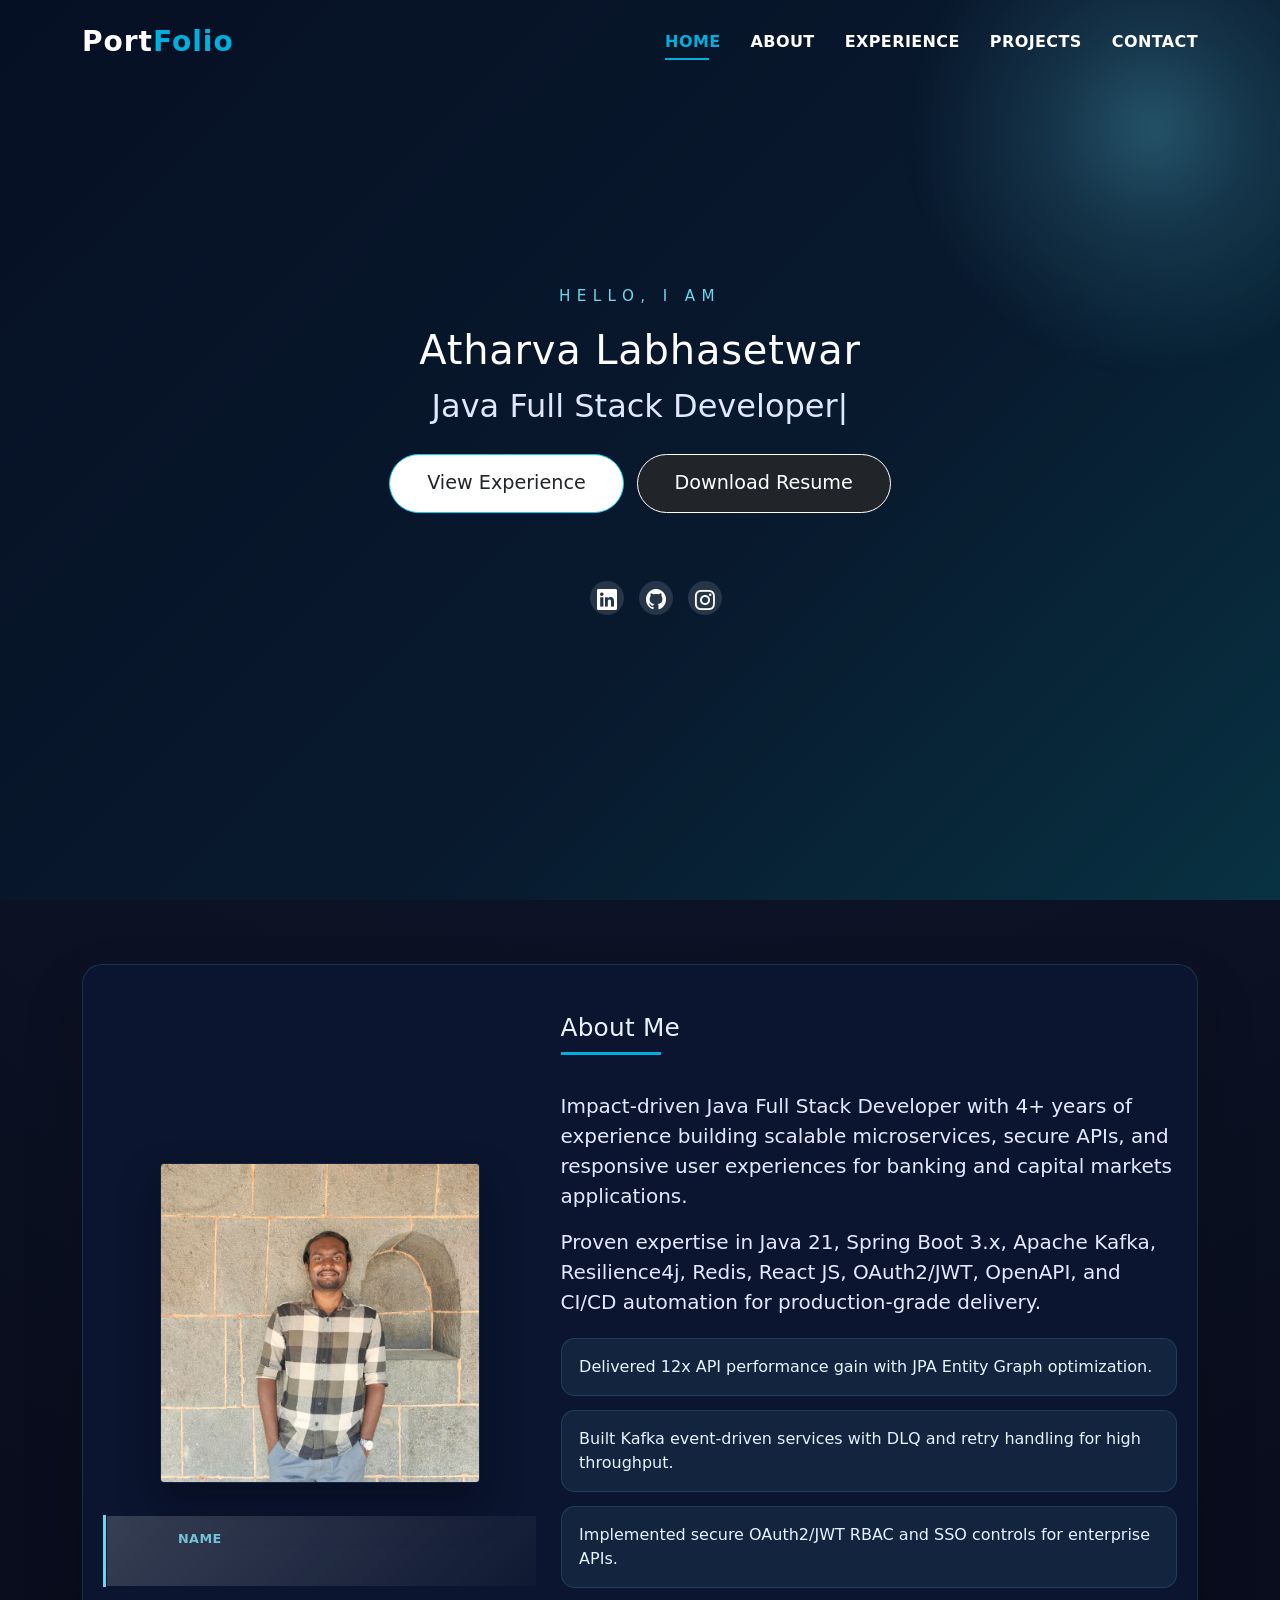
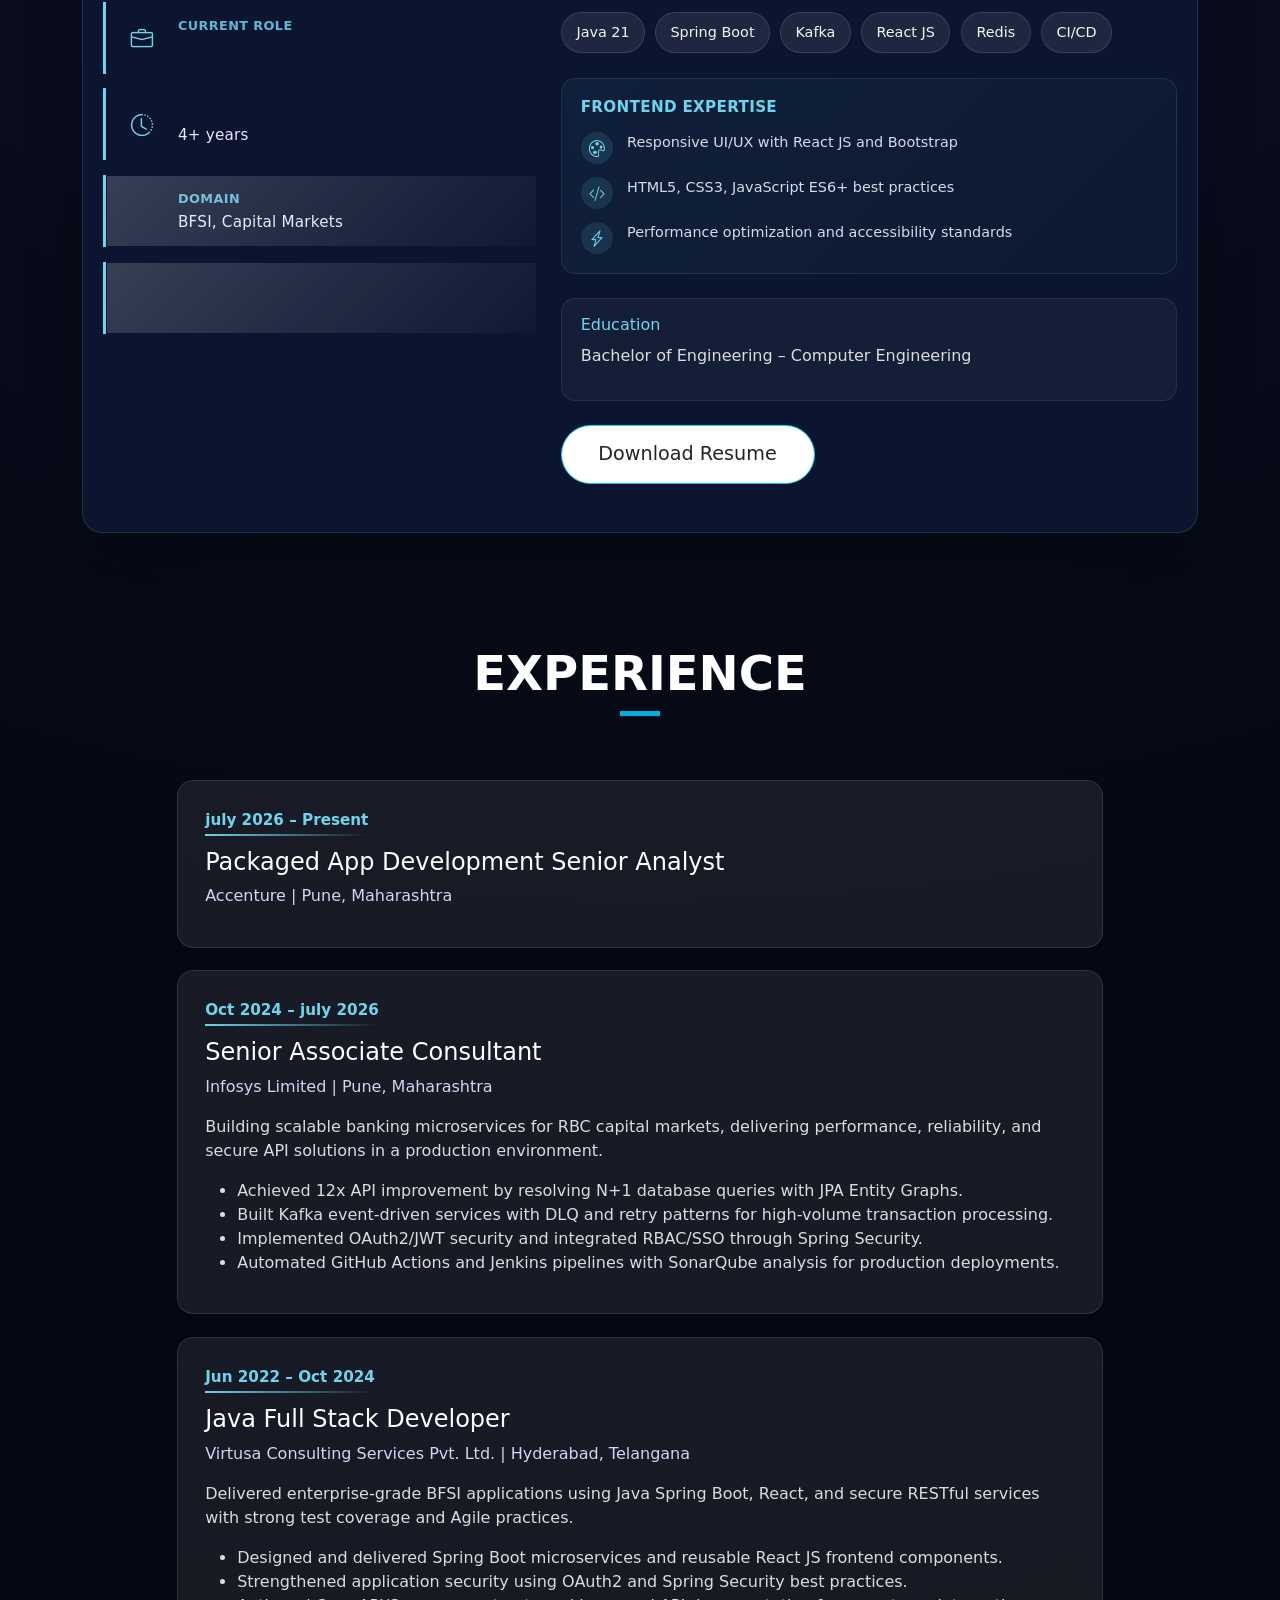
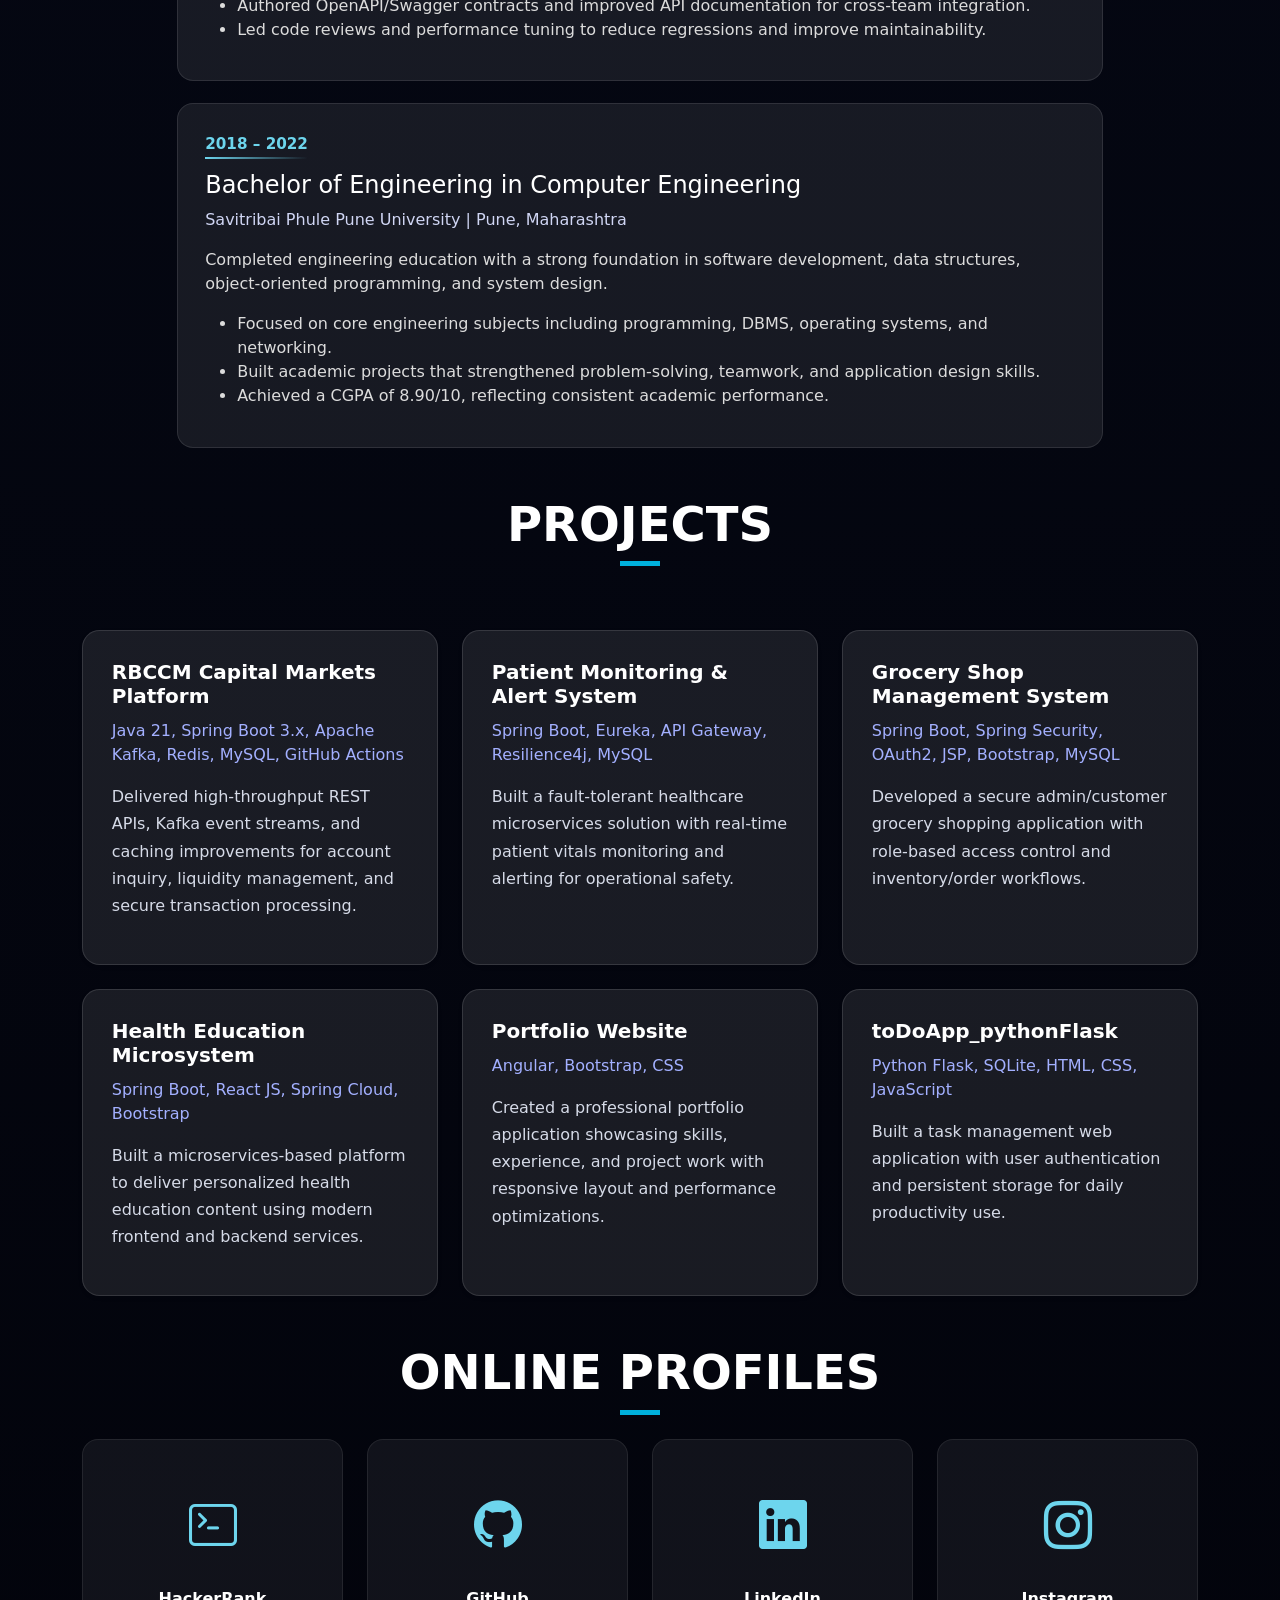
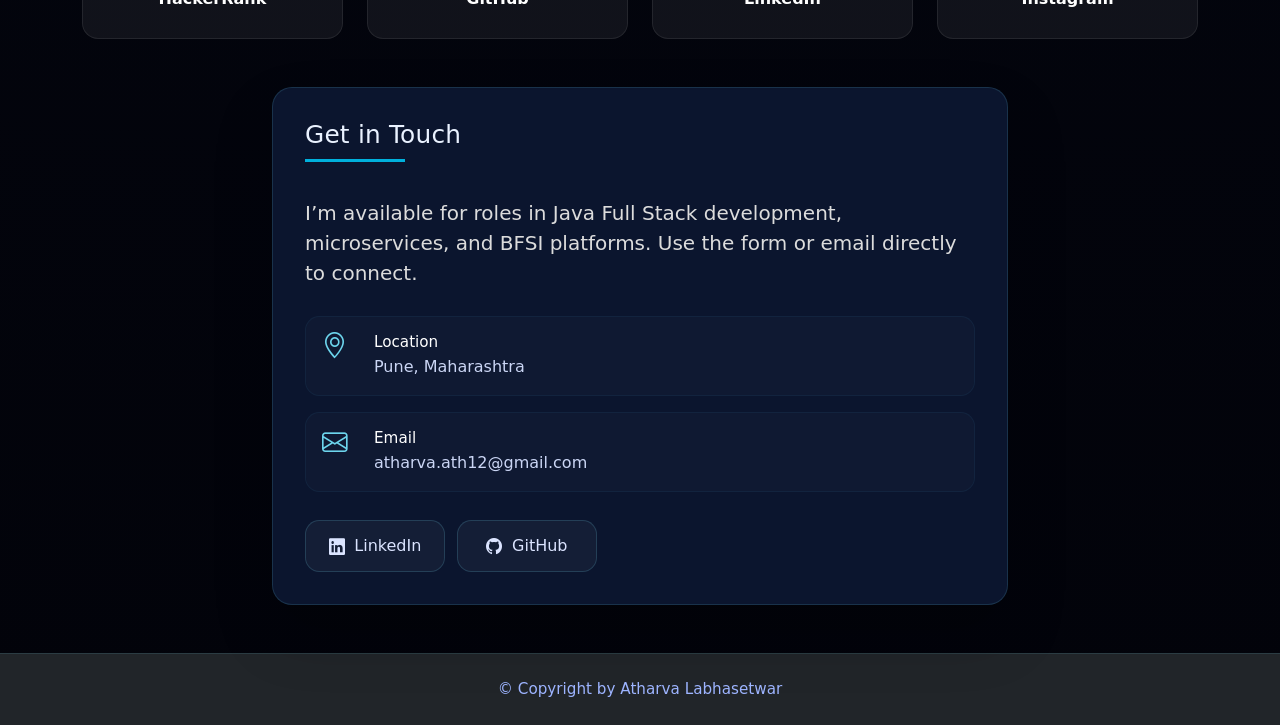
<file: index.html>
<!DOCTYPE html>
<html lang="en">

<head>
    <meta charset="utf-8">
    <meta content="width=device-width, initial-scale=1.0" name="viewport">

    <title>Atharva Labhasetwar | Java Full Stack Developer</title>
    <meta
        content="Senior Java Full Stack Developer with experience in BFSI microservices, Kafka, Spring Boot, React, and secure API design."
        name="description">
    <meta content="Java Full Stack Developer, Spring Boot, React, Microservices, BFSI, Apache Kafka, Resume, Portfolio"
        name="keywords">

    <!-- Vendor CSS Files -->
    <link href="assets/vendor/bootstrap/css/bootstrap.min.css" rel="stylesheet">
    <link href="assets/vendor/bootstrap-icons/bootstrap-icons.css" rel="stylesheet">

    <!-- Template Main CSS File -->
    <link href="assets/css/style.css" rel="stylesheet">


</head>

<body>

    <!-- ======= Header ======= -->
    <header id="header" class="fixed-top">
        <div class="container d-flex align-items-center justify-content-between">

            <h1 class="logo"><a href="index.html">Port<span>Folio</span></a></h1>

            <nav id="navbar" class="navbar">
                <ul>
                    <li><a class="nav-link scrollto active" href="#hero">Home</a></li>
                    <li><a class="nav-link scrollto" href="#about">About</a></li>
                    <li><a class="nav-link scrollto" href="#experience">Experience</a></li>
                    <li><a class="nav-link scrollto" href="#Projects">Projects</a></li>
                    <li><a class="nav-link scrollto" href="#contact">Contact</a></li>
                </ul>
                <i class="bi bi-list mobile-nav-toggle"></i>
            </nav>
            <!-- .navbar -->

        </div>
    </header>
    <!-- End Header -->

    <!-- ======= Hero Section ======= -->
    <section id="hero" class="hero route hero-visual">
        <div class="overlay-itro"></div>
        <div class="hero-content display-table">
            <div class="table-cell">
                <div class="container text-center">
                    <p class="hero-pretitle">Hello, I am</p>
                    <h1 class="hero-title">Atharva Labhasetwar</h1>
                    <p class="hero-subtitle"><span class="typed"
                            data-typed-items="Java Full Stack Developer, Microservices Engineer, BFSI Specialist, React JS Developer"></span>
                    </p>
                    <div class="hero-buttons mt-4">
                        <a href="#experience"
                            class="button button-rouded button-big bg-white text-dark border border-info me-2">View
                            Experience</a>
                        <a href="assets/img/Atharva_Labhasetwar_Resume.pdf" target="_blank"
                            class="button button-rouded button-big bg-dark text-white border border-white">Download
                            Resume</a>
                    </div>
                    <div class="social-icon mt-5">
                        <ul>
                            <li><a href="https://www.linkedin.com/in/atharva-labhasetwar/" target="_blank"
                                    title="LinkedIn"><i class="bi bi-linkedin"></i></a></li>
                            <li><a href="https://github.com/atharval1" target="_blank" title="GitHub"><i
                                        class="bi bi-github"></i></a></li>
                            <li><a href="https://www.instagram.com/atharva_labhasetwar/" target="_blank"
                                    title="Instagram"><i class="bi bi-instagram"></i></a></li>
                        </ul>
                    </div>
                </div>
            </div>
        </div>
    </section>
    <!-- End Hero Section -->


    <main id="main">

        <!-- ======= About Section ======= -->
        <section id="about" class="about-mf sect-pt4 route">
            <div class="container">
                <div class="row">
                    <div class="col-sm-12">
                        <div class="box-shadow-full1">
                            <div class="row align-items-center">
                                <div class="col-lg-5 mb-4 mb-lg-0">
                                    <div class="about-img text-center">
                                        <img src="assets/img/atharva.jpeg" loading="lazy" decoding="async"
                                            class="img-fluid rounded b-shadow-a profile-photo"
                                            alt="Atharva Labhasetwar">
                                    </div>
                                    <div class="about-info mt-4">
                                        <div class="info-card tilt-card">
                                            <div class="info-icon"><i class="bi bi-person-circle"></i></div>
                                            <div class="info-content">
                                                <span class="info-label">Name</span>
                                                <span class="info-value">Atharva Labhasetwar</span>
                                            </div>
                                        </div>
                                        <div class="info-card tilt-card">
                                            <div class="info-icon"><i class="bi bi-briefcase"></i></div>
                                            <div class="info-content">
                                                <span class="info-label">Current Role</span>
                                                <span class="info-value">Packaged App Development Senior Analyst</span>
                                            </div>
                                        </div>
                                        <div class="info-card tilt-card">
                                            <div class="info-icon"><i class="bi bi-clock-history"></i></div>
                                            <div class="info-content">
                                                <span class="info-label">Experience</span>
                                                <span class="info-value">4+ years</span>
                                            </div>
                                        </div>
                                        <div class="info-card tilt-card">
                                            <div class="info-icon"><i class="bi bi-bank"></i></div>
                                            <div class="info-content">
                                                <span class="info-label">Domain</span>
                                                <span class="info-value">BFSI, Capital Markets</span>
                                            </div>
                                        </div>
                                        <div class="info-card tilt-card">
                                            <div class="info-icon"><i class="bi bi-mortarboard"></i></div>
                                            <div class="info-content">
                                                <span class="info-label">Education</span>
                                                <span class="info-value">B.E. Computer Engineering</span>
                                            </div>
                                        </div>
                                    </div>
                                </div>
                                <div class="col-lg-7">
                                    <div class="about-me pt-4 pt-md-0">
                                        <div class="title-box-2">
                                            <h5 class="title-left">About Me</h5>
                                        </div>
                                        <p class="lead">
                                            Impact-driven Java Full Stack Developer with 4+ years of experience
                                            building scalable microservices, secure APIs, and responsive user
                                            experiences for banking and capital markets applications.
                                        </p>
                                        <p class="lead">
                                            Proven expertise in Java 21, Spring Boot 3.x, Apache Kafka, Resilience4j,
                                            Redis, React JS, OAuth2/JWT, OpenAPI, and CI/CD automation for
                                            production-grade
                                            delivery.
                                        </p>
                                        <div class="about-highlights">
                                            <div class="highlight-item">Delivered 12x API performance gain with JPA
                                                Entity Graph optimization.</div>
                                            <div class="highlight-item">Built Kafka event-driven services with DLQ and
                                                retry handling for high throughput.</div>
                                            <div class="highlight-item">Implemented secure OAuth2/JWT RBAC and SSO
                                                controls for enterprise APIs.</div>
                                        </div>
                                        <div class="skill-list">
                                            <span class="skill-chip">Java 21</span>
                                            <span class="skill-chip">Spring Boot</span>
                                            <span class="skill-chip">Kafka</span>
                                            <span class="skill-chip">React JS</span>
                                            <span class="skill-chip">Redis</span>
                                            <span class="skill-chip">CI/CD</span>
                                        </div>
                                        <div class="frontend-expertise mt-4">
                                            <h6>Frontend Expertise</h6>
                                            <div class="expertise-grid">
                                                <div class="expertise-item">
                                                    <span class="expertise-icon"><i class="bi bi-palette"></i></span>
                                                    <span class="expertise-text">Responsive UI/UX with React JS and
                                                        Bootstrap</span>
                                                </div>
                                                <div class="expertise-item">
                                                    <span class="expertise-icon"><i class="bi bi-code-slash"></i></span>
                                                    <span class="expertise-text">HTML5, CSS3, JavaScript ES6+ best
                                                        practices</span>
                                                </div>
                                                <div class="expertise-item">
                                                    <span class="expertise-icon"><i class="bi bi-lightning"></i></span>
                                                    <span class="expertise-text">Performance optimization and
                                                        accessibility standards</span>
                                                </div>
                                            </div>
                                        </div>
                                        <div class="education-box mt-4">
                                            <h6>Education</h6>
                                            <p>Bachelor of Engineering – Computer Engineering</p>
                                        </div>
                                        <a href="assets/img/Atharva_Labhasetwar_Resume.pdf" target="_blank"
                                            class="button button-rouded button-big bg-white text-dark border border-info mt-4">Download
                                            Resume</a>
                                    </div>
                                </div>
                            </div>
                        </div>
                    </div>
                </div>
            </div>
        </section>
        <!-- End About Section -->

        <!-- ======= Experience Section ======= -->
        <section id="experience" class="experience-mf sect-pt4 route">
            <div class="container">
                <div class="row">
                    <div class="col-sm-12">
                        <div class="title-box text-center">
                            <h3 class="title-a text-white">Experience</h3>
                            <div class="line-mf"></div>
                        </div>
                    </div>
                </div>
                <div class="row justify-content-center">
                    <div class="col-lg-10">
                        <div class="timeline">
                            <div class="timeline-item">
                                <span class="timeline-date">july 2026 – Present</span>
                                <h4>Packaged App Development Senior Analyst</h4>
                                <p class="timeline-role">Accenture | Pune, Maharashtra</p>
                            </div>
                            <div class="timeline-item">
                                <span class="timeline-date">Oct 2024 – july 2026</span>
                                <h4>Senior Associate Consultant</h4>
                                <p class="timeline-role">Infosys Limited | Pune, Maharashtra</p>
                                <p>Building scalable banking microservices for RBC capital markets, delivering
                                    performance, reliability, and secure API solutions in a production environment.</p>
                                <ul>
                                    <li>Achieved 12x API improvement by resolving N+1 database queries with JPA Entity
                                        Graphs.</li>
                                    <li>Built Kafka event-driven services with DLQ and retry patterns for high-volume
                                        transaction processing.</li>
                                    <li>Implemented OAuth2/JWT security and integrated RBAC/SSO through Spring Security.
                                    </li>
                                    <li>Automated GitHub Actions and Jenkins pipelines with SonarQube analysis for
                                        production deployments.</li>
                                </ul>
                            </div>
                            <div class="timeline-item">
                                <span class="timeline-date">Jun 2022 – Oct 2024</span>
                                <h4>Java Full Stack Developer</h4>
                                <p class="timeline-role">Virtusa Consulting Services Pvt. Ltd. | Hyderabad, Telangana
                                </p>
                                <p>Delivered enterprise-grade BFSI applications using Java Spring Boot, React, and
                                    secure RESTful services with strong test coverage and Agile practices.</p>
                                <ul>
                                    <li>Designed and delivered Spring Boot microservices and reusable React JS frontend
                                        components.</li>
                                    <li>Strengthened application security using OAuth2 and Spring Security best
                                        practices.</li>
                                    <li>Authored OpenAPI/Swagger contracts and improved API documentation for cross-team
                                        integration.</li>
                                    <li>Led code reviews and performance tuning to reduce regressions and improve
                                        maintainability.</li>
                                </ul>
                            </div>
                            <div class="timeline-item">
                                <span class="timeline-date">2018 – 2022</span>
                                <h4>Bachelor of Engineering in Computer Engineering</h4>
                                <p class="timeline-role">Savitribai Phule Pune University | Pune, Maharashtra</p>
                                <p>Completed engineering education with a strong foundation in software development,
                                    data structures, object-oriented programming, and system design.</p>
                                <ul>
                                    <li>Focused on core engineering subjects including programming, DBMS, operating
                                        systems, and networking.</li>
                                    <li>Built academic projects that strengthened problem-solving, teamwork, and
                                        application design skills.</li>
                                    <li>Achieved a CGPA of 8.90/10, reflecting consistent academic performance.</li>
                                </ul>
                            </div>
                        </div>
                    </div>
                </div>
            </div>
        </section>
        <!-- End Experience Section -->

        <!-- ======= Projects Section ======= -->
        <section id="Projects" class="services-mf pt-5 route test">
            <div class="container">
                <div class="row">
                    <div class="col-sm-12">
                        <div class="title-box text-center">
                            <h3 class="title-a text-white">Projects</h3>
                            <div class="line-mf"></div>
                        </div>
                    </div>
                </div>
                <div class="row row-cols-1 row-cols-md-2 row-cols-xl-3 g-4">
                    <div class="col">
                        <div class="project-card shadow-sm">
                            <h2 class="project-title">RBCCM Capital Markets Platform</h2>
                            <p class="project-stack">Java 21, Spring Boot 3.x, Apache Kafka, Redis, MySQL, GitHub
                                Actions</p>
                            <p class="project-description">Delivered high-throughput REST APIs, Kafka event streams, and
                                caching improvements for account inquiry, liquidity management, and secure transaction
                                processing.</p>
                        </div>
                    </div>
                    <div class="col">
                        <div class="project-card shadow-sm">
                            <h2 class="project-title">Patient Monitoring & Alert System</h2>
                            <p class="project-stack">Spring Boot, Eureka, API Gateway, Resilience4j, MySQL</p>
                            <p class="project-description">Built a fault-tolerant healthcare microservices solution with
                                real-time patient vitals monitoring and alerting for operational safety.</p>
                        </div>
                    </div>
                    <div class="col">
                        <div class="project-card shadow-sm">
                            <h2 class="project-title">Grocery Shop Management System</h2>
                            <p class="project-stack">Spring Boot, Spring Security, OAuth2, JSP, Bootstrap, MySQL</p>
                            <p class="project-description">Developed a secure admin/customer grocery shopping
                                application with role-based access control and inventory/order workflows.</p>
                        </div>
                    </div>
                    <div class="col">
                        <div class="project-card shadow-sm">
                            <h2 class="project-title">Health Education Microsystem</h2>
                            <p class="project-stack">Spring Boot, React JS, Spring Cloud, Bootstrap</p>
                            <p class="project-description">Built a microservices-based platform to deliver personalized
                                health education content using modern frontend and backend services.</p>
                        </div>
                    </div>
                    <div class="col">
                        <div class="project-card shadow-sm">
                            <h2 class="project-title">Portfolio Website</h2>
                            <p class="project-stack">Angular, Bootstrap, CSS</p>
                            <p class="project-description">Created a professional portfolio application showcasing
                                skills, experience, and project work with responsive layout and performance
                                optimizations.</p>
                        </div>
                    </div>
                    <div class="col">
                        <div class="project-card shadow-sm">
                            <h2 class="project-title">toDoApp_pythonFlask</h2>
                            <p class="project-stack">Python Flask, SQLite, HTML, CSS, JavaScript</p>
                            <p class="project-description">Built a task management web application with user
                                authentication and persistent storage for daily productivity use.</p>
                        </div>
                    </div>
                </div>
            </div>
        </section>
        <!-- End Projects Section -->

        <!-- social section -->
        <section id="social" class="social-section py-5">
            <div class="container">
                <div class="title-box text-center mb-4">
                    <h3 class="title-a text-white">Online Profiles</h3>
                    <div class="line-mf"></div>
                </div>
                <div class="row g-4 justify-content-center">
                    <div class="col-6 col-sm-4 col-md-3">
                        <a class="social-card" href="https://www.hackerrank.com/Athrval" target="_blank"
                            rel="noopener noreferrer">
                            <i class="bi bi-terminal"></i>
                            <h4>HackerRank</h4>
                        </a>
                    </div>
                    <div class="col-6 col-sm-4 col-md-3">
                        <a class="social-card" href="https://github.com/atharval1" target="_blank"
                            rel="noopener noreferrer">
                            <i class="bi bi-github"></i>
                            <h4>GitHub</h4>
                        </a>
                    </div>
                    <div class="col-6 col-sm-4 col-md-3">
                        <a class="social-card" href="https://www.linkedin.com/in/atharva-labhasetwar/" target="_blank"
                            rel="noopener noreferrer">
                            <i class="bi bi-linkedin"></i>
                            <h4>LinkedIn</h4>
                        </a>
                    </div>
                    <div class="col-6 col-sm-4 col-md-3">
                        <a class="social-card" href="https://www.instagram.com/atharva_labhasetwar/" target="_blank"
                            rel="noopener noreferrer">
                            <i class="bi bi-instagram"></i>
                            <h4>Instagram</h4>
                        </a>
                    </div>
                </div>
            </div>
        </section>

        <!-- end social section -->

        <!-- ======= Contact Section ======= -->
        <section id="contact" class="contact-section sect-mt4 route">
            <div class="container">
                <div class="row justify-content-between align-items-center">
                    <div class="col-lg-8 mx-auto mb-4 mb-lg-0">
                        <div class="contact-card">
                            <div class="title-box-2">
                                <h2 class="title-left">Get in Touch</h2>
                            </div>
                            <p class="lead">I’m available for roles in Java Full Stack development, microservices, and
                                BFSI platforms. Use the form or email directly to connect.</p>
                            <div class="contact-info-grid">
                                <div class="contact-info-item">
                                    <span class="bi bi-geo-alt"></span>
                                    <div>
                                        <h6>Location</h6>
                                        <p>Pune, Maharashtra</p>
                                    </div>
                                </div>
                                <div class="contact-info-item">
                                    <span class="bi bi-envelope"></span>
                                    <div>
                                        <h6>Email</h6>
                                        <p>atharva.ath12@gmail.com</p>
                                    </div>
                                </div>
                            </div>
                            <div class="contact-follow">
                                <a href="https://www.linkedin.com/in/atharva-labhasetwar/" target="_blank"
                                    rel="noopener noreferrer" class="contact-link"><i class="bi bi-linkedin"></i>
                                    LinkedIn</a>
                                <a href="https://github.com/atharval1" target="_blank" rel="noopener noreferrer"
                                    class="contact-link"><i class="bi bi-github"></i> GitHub</a>
                            </div>


                        </div>
                    </div>
                </div>
            </div>
        </section>
        <!-- End Contact Section -->

    </main>
    <!-- End #main -->

    <!-- ======= Footer ======= -->
    <footer class="bg-dark text-white">
        <div class="container">
            <div class="row">
                <div class="col-sm-12">
                    <div class="copyright-box">
                        <p class="copyright">&copy; Copyright by Atharva Labhasetwar
                        </p>
                    </div>
                </div>
            </div>
        </div>
    </footer>
    <!-- End  Footer -->

    <div id="preloader"></div>
    <a href="#" class="back-to-top d-flex align-items-center justify-content-center"><i
            class="bi bi-arrow-up-short"></i></a>

    <!-- Vendor JS Files -->
    <script src="assets/vendor/bootstrap/js/bootstrap.bundle.min.js"></script>
    <script src="assets/vendor/typed.js/typed.min.js"></script>

    <!-- Template Main JS File -->
    <script src="assets/js/main.js"></script>

</body>

</html>
</file>
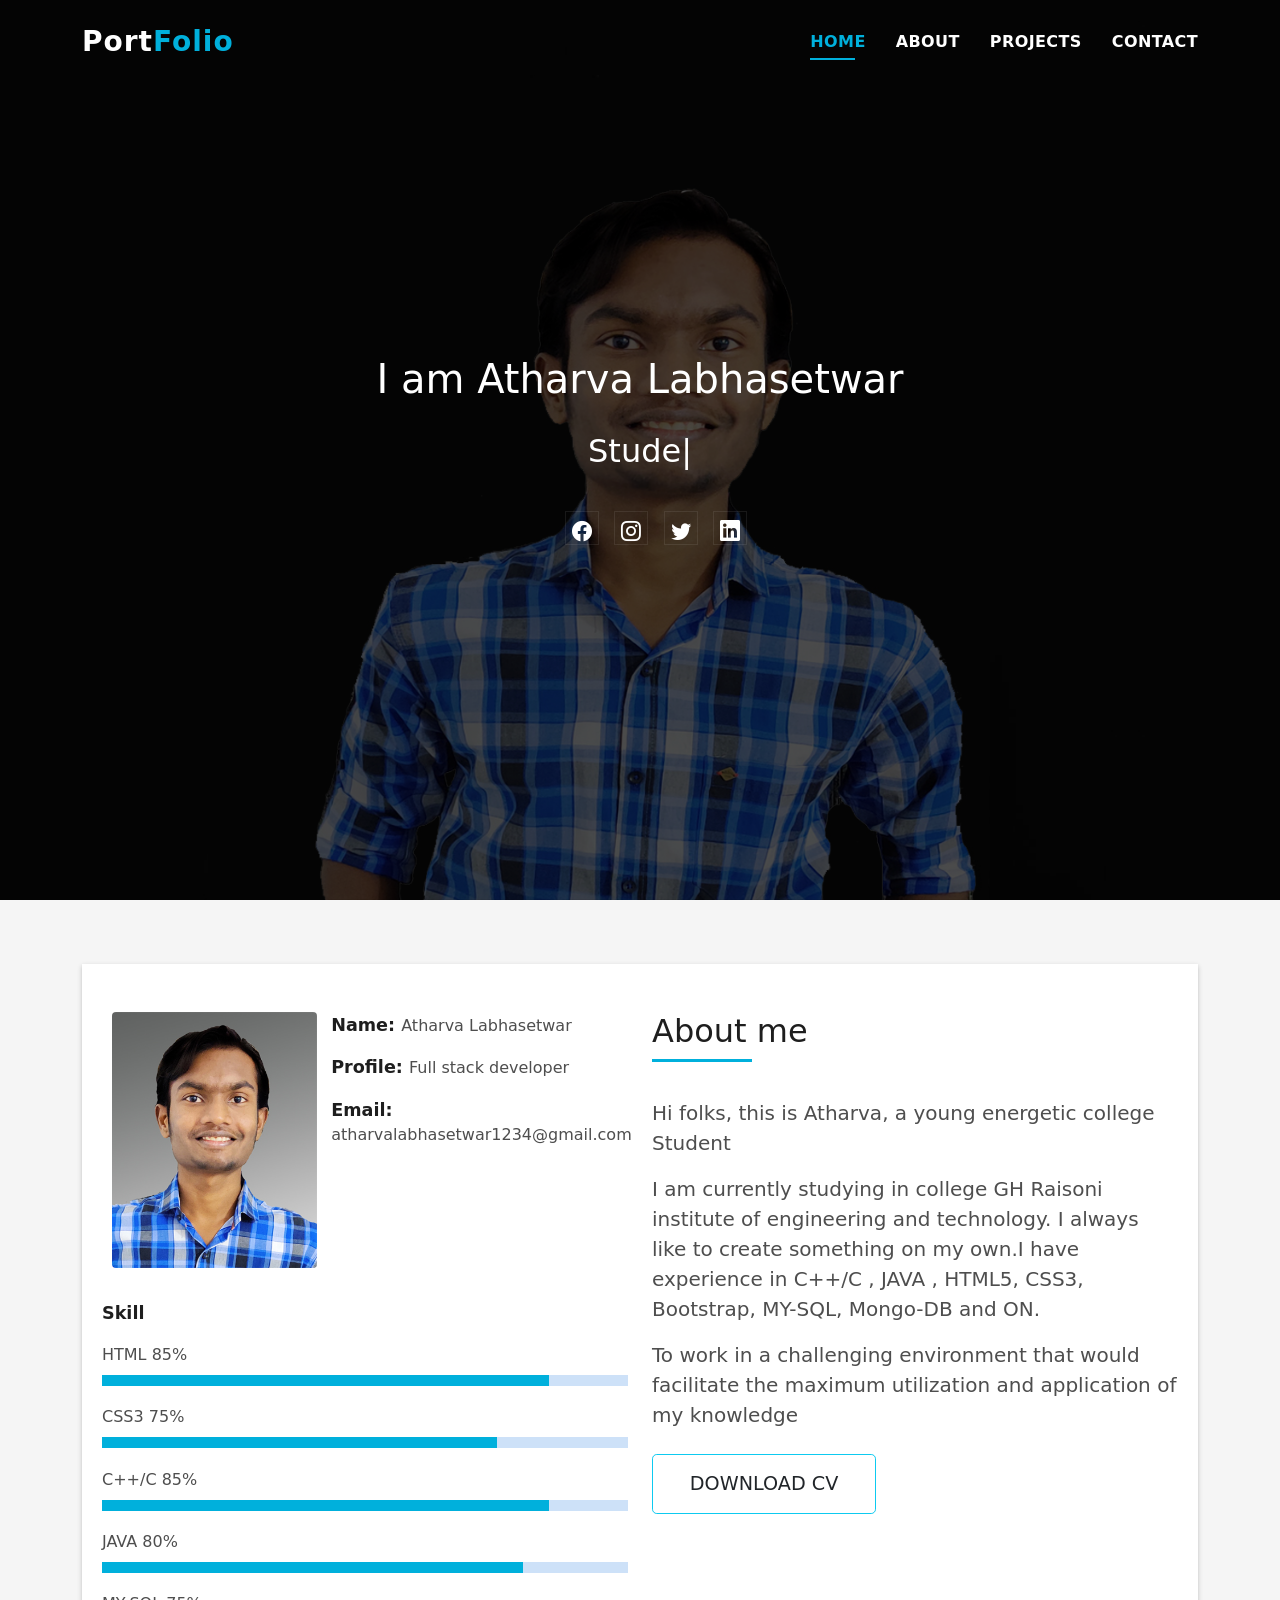
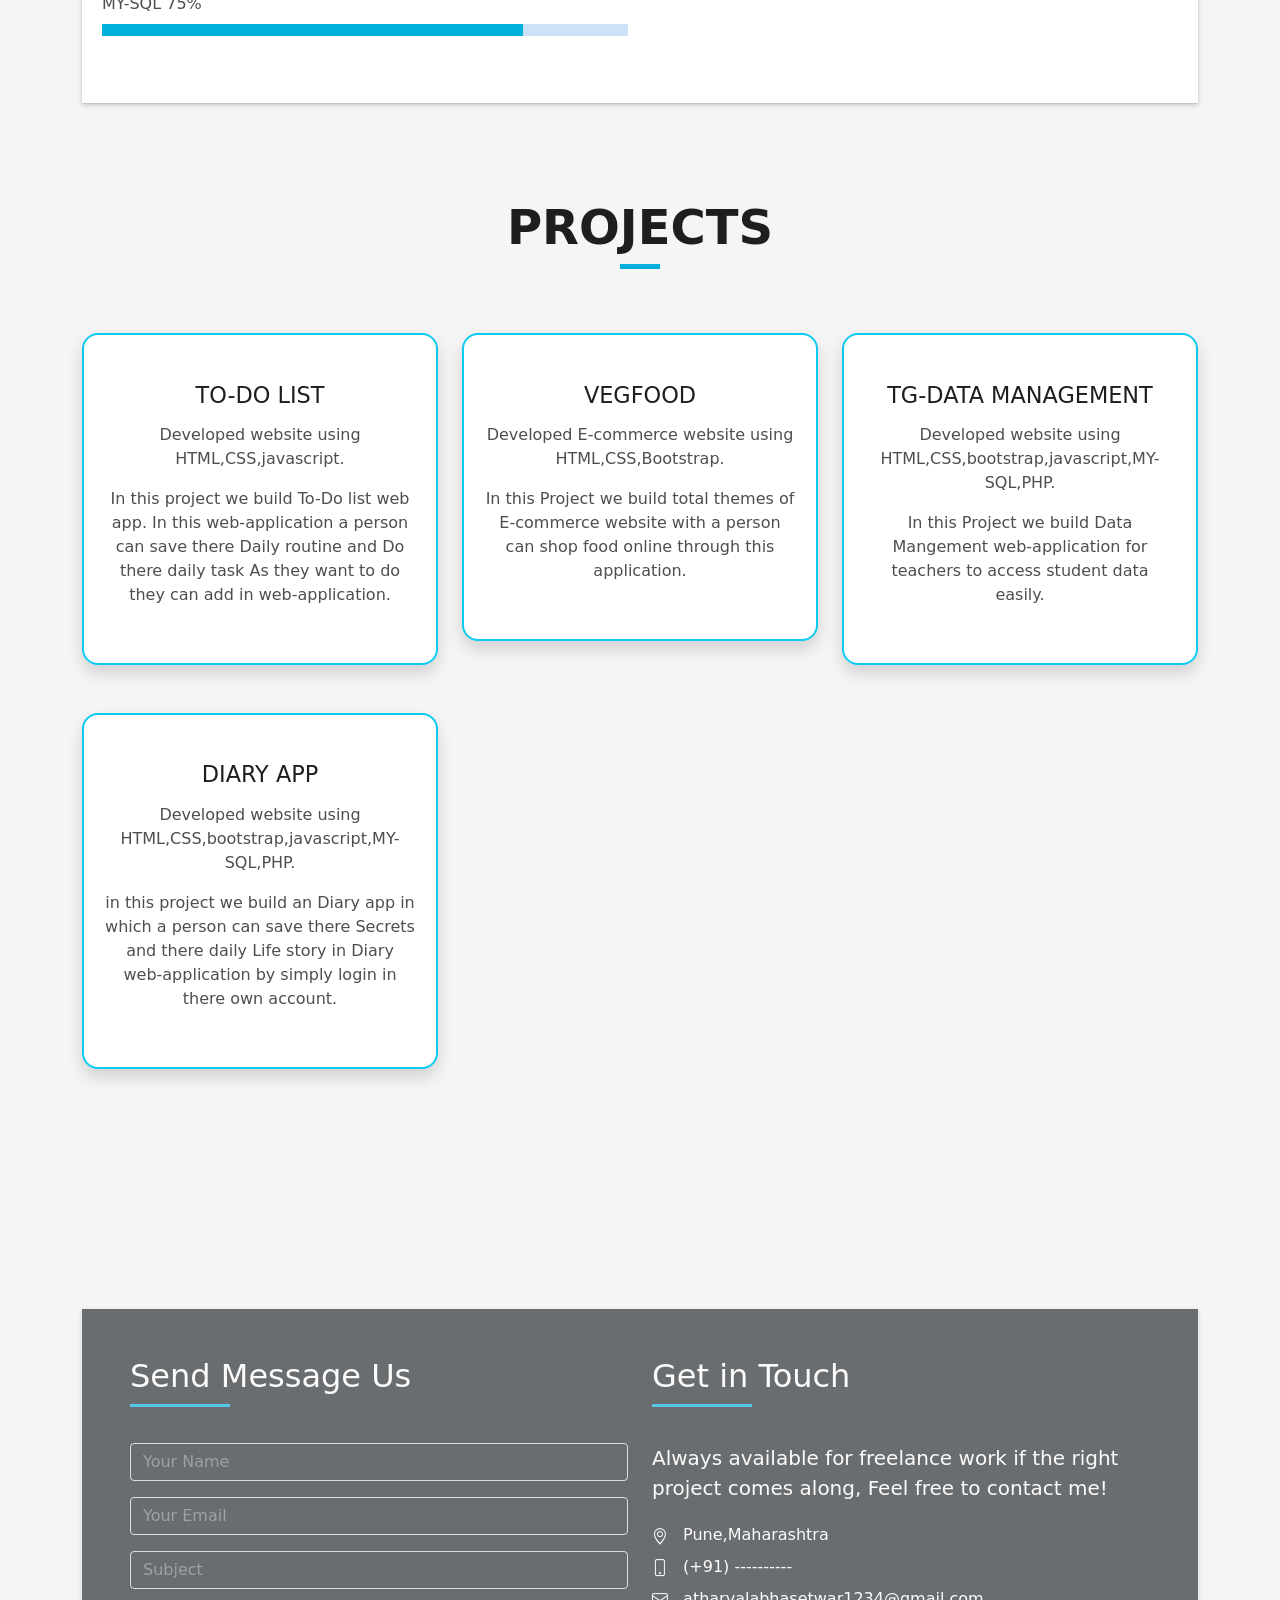
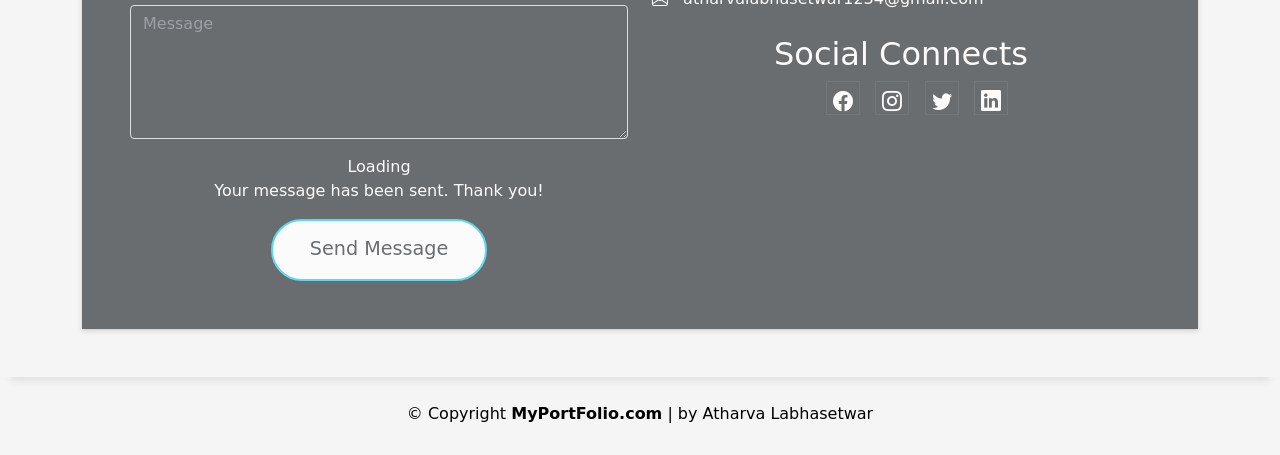
<file: portfolio/index.html>
<!DOCTYPE html>
<html lang="en">

<head>
  <meta charset="utf-8">
  <meta content="width=device-width, initial-scale=1.0" name="viewport">

  <title>MyPortFoli.com</title>
  <meta content="" name="description">
  <meta content="" name="keywords">

  <!-- Favicons -->
  <link href="assets/img/atharva1.jpg" rel="icon">

  <!-- Vendor CSS Files -->
  <link href="assets/vendor/bootstrap/css/bootstrap.min.css" rel="stylesheet">
  <link href="assets/vendor/bootstrap-icons/bootstrap-icons.css" rel="stylesheet">

  <!-- Template Main CSS File -->
  <link href="assets/css/style.css" rel="stylesheet">


</head>

<body>

  <!-- ======= Header ======= -->
  <header id="header" class="fixed-top" >
    <div class="container d-flex align-items-center justify-content-between">

      <h1 class="logo"><a href="index.html">Port<span>Folio</span></a></h1>

      <nav id="navbar" class="navbar">
        <ul>
          <li><a class="nav-link scrollto active" href="#hero">Home</a></li>
          <li><a class="nav-link scrollto" href="#about">About</a></li>
          <li><a class="nav-link scrollto" href="#Projects">Projects</a></li>
          <li><a class="nav-link scrollto" href="#contact">Contact</a></li>
        </ul>
        <i class="bi bi-list mobile-nav-toggle"></i>
      </nav>
      <!-- .navbar -->

    </div>
  </header>
  <!-- End Header -->

  <!-- ======= Hero Section ======= -->
  <div id="hero" class="hero route bg-image"style="background-image: url(assets/img/hero-atharva.jpg)">
    <div class="overlay-itro"></div>
    <div class="hero-content display-table">
      <div class="table-cell">
        <div class="container">
          <h5 class="hero-title mb-4">I am Atharva Labhasetwar</h5>
          <p class="hero-subtitle"><span class="typed" data-typed-items="Student, Web Developer, Programmer"></span></p>
         
          <div class="social-icon">
            <ul>
              <li><a href="https://www.facebook.com/atharvalabhasetwar" target="_blank" title="Facebook"><i class="bi bi-facebook"></i></a></li>
              <li><a href="https://www.instagram.com/its_atharva_labhasetwar" target="_blank" title="Google Plus"><i class="bi bi-instagram"></i></a></li>
              <li><a href="https://www.twitter.com/" target="_blank" title="Facebook"><i class="bi bi-twitter"></i></a></li>
              <li><a href="https://www.linkedin.com/in/atharva-labhasetwar/" target="_blank" title="Facebook"><i class="bi bi-linkedin"></i></a></li>
            </ul>
          </div>
        </div>
      </div>
    </div>
  </div>
  <!-- End Hero Section -->

 

  <main id="main">

    <!-- ======= About Section ======= -->
    <section id="about" class="about-mf sect-pt4 route">
      <div class="container">
        <div class="row">
          <div class="col-sm-12">
            <div class="box-shadow-full1">
              <div class="row">
                <div class="col-md-6">
                  <div class="row">
                    <div class="col-sm-6 col-md-5">
                      <div class="about-img">
                        <img src="assets/img/atharva1.jpg" class="img-fluid rounded b-shadow-a" alt="">
                      </div>
                    </div>
                    <div class="col-sm-6 col-md-7">
                      <div class="about-info">
                        <p><span class="title-s">Name: </span> <span>Atharva Labhasetwar</span></p>
                        <p><span class="title-s">Profile: </span> <span>Full stack developer</span></p>
                        <p><span class="title-s">Email: </span> <span>atharvalabhasetwar1234@gmail.com</span></p>
                      </div>
                    </div>
                  </div>
                  <div class="skill-mf">
                    <p class="title-s">Skill</p>
                    <span>HTML</span> <span class="pull-right">85%</span>
                    <div class="progress">
                      <div class="progress-bar" role="progressbar" style="width: 85%;" aria-valuenow="85" aria-valuemin="0" aria-valuemax="100"></div>
                    </div>
                    <span>CSS3</span> <span class="pull-right">75%</span>
                    <div class="progress">
                      <div class="progress-bar" role="progressbar" style="width: 75%" aria-valuenow="75" aria-valuemin="0" aria-valuemax="100"></div>
                    </div>
                    <span>C++/C</span> <span class="pull-right">85%</span>
                    <div class="progress">
                      <div class="progress-bar" role="progressbar" style="width: 85%" aria-valuenow="85" aria-valuemin="0" aria-valuemax="100"></div>
                    </div>
                    <span>JAVA</span> <span class="pull-right">80%</span>
                    <div class="progress">
                      <div class="progress-bar" role="progressbar" style="width: 80%" aria-valuenow="80" aria-valuemin="0" aria-valuemax="100"></div>
                    </div>
                    <span>MY-SQL</span> <span class="pull-right">75%</span>
                    <div class="progress">
                      <div class="progress-bar" role="progressbar" style="width: 80%" aria-valuenow="75" aria-valuemin="0" aria-valuemax="100"></div>
                    </div>
                  </div>
                </div>
                <div class="col-md-6">
                  <div class="about-me pt-4 pt-md-0">
                    <div class="title-box-2">
                      <h5 class="title-left">
                        About me
                      </h5>
                    </div>
                    <p class="lead">
                      Hi folks, this is <b>Atharva</b>, a young energetic college Student
                    </p>
                    <p class="lead">
                      I am currently studying in college GH Raisoni institute of engineering and technology.
                      I always like to create something on my own.I have experience in C++/C , JAVA , HTML5, CSS3, Bootstrap, MY-SQL, Mongo-DB  and ON.
                    </p>
                    <p class="lead">
                      To work in a challenging environment that would facilitate the maximum utilization and application of my knowledge
                    </p>
                  </div>
                  <a href="./assets/img/resume.pdf" class="button bg-white text-dark border border-info button-big mt-2" target="_blank" >DOWNLOAD CV</a>
                </div>
              </div>
            </div>
          </div>
        </div>
      </div>
    </section>
    <!-- End About Section -->

    <!-- ======= Projects Section ======= -->
    <section id="Projects" class="services-mf pt-5 route test">
      <div class="container">
        <div class="row">
          <div class="col-sm-12">
            <div class="title-box text-center">
              <h3 class="title-a">
                Projects
              </h3>
              <div class="line-mf"></div>
            </div>
          </div>
        </div>

        <div class="row">
          <div class="col-md-4 colum1">
            <div class="service-box shadow border border-info border-2">
              <div class="service-content">
                <h2 class="s-title">TO-DO List</h2>
                <p class="s-description text-center">
                  Developed website using HTML,CSS,javascript.
                </p>
                <p class="s-description text-center">
                  In this project we build To-Do list web app. In this web-application a person can save there Daily routine and Do there daily task As they want to do they can add in web-application. 
                </p>
              </div>
            </div>
          </div>
          <div class="col-md-4 colum1">
            <div class="service-box shadow border border-info border-2">
              <div class="service-content">
                <h2 class="s-title">VegFood</h2>
                <p class="s-description text-center">
                  Developed E-commerce website using HTML,CSS,Bootstrap.
                </p>
                <p class="s-description text-center">
                  In this Project we build total themes of E-commerce website with a person can shop food online through this application.
                </p>
              </div>
            </div>
          </div>

          <div class="col-md-4 colum1">
            <div class="service-box shadow border border-info border-2">
              <div class="service-content">
                <h2 class="s-title">TG-Data management</h2>
                <p class="s-description text-center">
                  Developed website using HTML,CSS,bootstrap,javascript,MY-SQL,PHP.
                </p>
                <p class="s-description text-center">
                  In this Project we build Data Mangement web-application for teachers to access student data easily. 
                </p>
              </div>
            </div>
          </div>

          <div class="col-md-4 colum1">
            <div class="service-box shadow border border-info border-2">
              <div class="service-content">
                <h2 class="s-title">Diary App</h2>
                <p class="s-description text-center">
                  Developed website using HTML,CSS,bootstrap,javascript,MY-SQL,PHP.
                </p>
                <p class="s-description text-center">
                    in this project we build an Diary app in which a person can save there Secrets and there daily Life story in Diary web-application by simply login in there own account.
                </p>
              </div>
            </div>
          </div>
        </div>
      </div>
    </section>
    <!-- End Projects Section -->

    

   

    <!-- ======= Contact Section ======= -->
    <section id="contact" class="paralax-mf footer-paralax bg-image sect-mt4 route" style="background-image: url(assets/img/overlay-bg.jpg)">
      <div class="container ">
        <div class="row ">
          <div class="col-sm-12">
            <div class="contact-mf">
              <div id="contact" class="box-shadow-full bg-dark text-white">
                <div class="row">
                  <div class="col-md-6">
                    <div class="title-box-2">
                      <h2 class="text-white title-left">
                        Send Message Us
                      </h2>
                    </div>
                    <div>
                      <form action="" method="post" role="form" class="">
                        <div class="row">
                          <div class="col-md-12 mb-3">
                            <div class="form-group">
                              <input type="text" name="name" class="form-control bg-dark text-white" id="name" placeholder="Your Name" required>
                            </div>
                          </div>
                          <div class="col-md-12 mb-3">
                            <div class="form-group">
                              <input type="email" class="form-control bg-dark text-white" name="email" id="email" placeholder="Your Email" required>
                            </div>
                          </div>
                          <div class="col-md-12 mb-3">
                            <div class="form-group">
                              <input type="text" class="form-control bg-dark text-white" name="subject" id="subject" placeholder="Subject" required>
                            </div>
                          </div>
                          <div class="col-md-12">
                            <div class="form-group">
                              <textarea class="form-control bg-dark text-white" name="message" rows="5" placeholder="Message" required></textarea>
                            </div>
                          </div>
                          <div class="col-md-12 text-center my-3">
                            <div class="loading">Loading</div>
                            <div class="error-message"></div>
                            <div class="sent-message">Your message has been sent. Thank you!</div>
                          </div>
                          <div class="col-md-12 text-center ">
                            <button type="submit" class="button button-big button-rouded bg-white border-info border-2 text-dark">Send Message</button>
                          </div>
                        </div>
                      </form>
                    </div>
                  </div>
                  <div class="col-md-6">
                    <div class="title-box-2 pt-4 pt-md-0">
                      <h2 class="text-white title-left">
                        Get in Touch
                      </h2>
                      
                    </div>
                    <div class="more-info">
                      <p class="lead">
                        Always available for freelance work if the right project comes along, Feel free to contact me!
                      </p>
                      <ul class="list-ico">
                        <li><span class="bi bi-geo-alt"></span> Pune,Maharashtra</li>
                        <li><span class="bi bi-phone"></span> (+91) ----------</li>
                        <li><span class="bi bi-envelope"></span> atharvalabhasetwar1234@gmail.com</li>
                      </ul>
                    </div>
                    <div class="social-icon">
                            <h2 class="text-white">Social Connects</h2>
                      <ul>
                        <li><a href="https://www.facebook.com/atharvalabhasetwar"><i class="bi bi-facebook"></i></span></a></li>
                        <li><a href="https://www.instagram.com/its_atharva_labhasetwar"><i class="bi bi-instagram"></i></span></a></li>
                        <li><a href="https://www.linkedin.com/atharva-labhasetwar"><i class="bi bi-twitter"></i></span></a></li>
                        <li><a href="https://www.linkedin.com/in/atharva-labhasetwar/"><i class="bi bi-linkedin"></i></span></a></li>
                      </ul>
                    </div>
                  </div>
                </div>
              </div>
            </div>
          </div>
        </div>
      </div>
    </section>
    <!-- End Contact Section -->

  </main>
  <!-- End #main -->

  <!-- ======= Footer ======= -->
  <footer>
    <div class="container">
      <div class="row">
        <div class="col-sm-12">
          <div class="copyright-box">
            <p class="copyright">&copy; Copyright <strong>MyPortFolio.com</strong> | by Atharva Labhasetwar</p>
          </div>
        </div>
      </div>
    </div>
  </footer><!-- End  Footer -->

  <div id="preloader"></div>
  <a href="#" class="back-to-top d-flex align-items-center justify-content-center"><i class="bi bi-arrow-up-short"></i></a>

  <!-- Vendor JS Files -->
  <script src="assets/vendor/bootstrap/js/bootstrap.bundle.min.js"></script>
  <script src="assets/vendor/typed.js/typed.min.js"></script>

  <!-- Template Main JS File -->
  <script src="assets/js/main.js"></script>

</body>

</html>
</file>
<file: assets/css/style.css>
/*--------------------------------------------------------------
# General
--------------------------------------------------------------*/
body {
    background: radial-gradient(circle at top, #11182f 0%, #050814 45%, #02030a 100%);
    color: #dcdcdc;
    font-family: 'Inter', system-ui, -apple-system, BlinkMacSystemFont, 'Segoe UI', sans-serif;
    caret-color: transparent;
    scroll-behavior: smooth;
}

h1,h2,h3,h4,h5,h6 {
    color: #ffffff;
}

a {
    color: #6dd5ed;
    text-decoration: none;
    transition: all 0.3s ease-in-out;
}

a:hover {
    color: #ffffff;
    text-decoration: none;
}

.p-r {
    position: relative;
}

.color-a {
    text-decoration: none;
    color: #0078ff;
}

.color-d {
    color: #f5f5f5;
}

.color-text-a {
    text-decoration: none;
    color: #4e4e4e;
}

.box-shadow,
.paralax-mf,
.service-box,
.work-box,
.card-blog {
    box-shadow: 0 13px 8px -10px rgba(0, 0, 0, 0.1);
}

.box-shadow-a,
.button:hover {
    text-decoration: none;
    box-shadow: 0 0 0 4px #cde1f8;
}

.display-5 {
    font-size: 2.5rem;
    font-weight: 300;
    line-height: 1.1;
}

.display-6 {
    font-size: 2rem;
    font-weight: 300;
    line-height: 1.1;
}

.avatar {
    width: 32px;
    height: 32px;
    margin-right: 4px;
    overflow: hidden;
}

.bg-image {
    background-repeat: no-repeat;
    background-attachment: fixed;
    background-size: cover;
    background-position: center center;
}

@media (max-width: 1024px) {
    .bg-image {
        background-attachment: scroll;
    }
}

.paralax-mf {
    position: relative;
    padding: 8rem 0;
}

.display-table {
    width: 100%;
    min-height: 100vh;
    display: table;
}

.table-cell {
    display: table-cell;
    vertical-align: middle;
}

.hero-pretitle {
    font-size: 0.95rem;
    letter-spacing: 0.4rem;
    text-transform: uppercase;
    color: #6dd5ed;
    margin-bottom: 1.15rem;
}

.hero-title {
    font-size: 3rem;
    font-weight: 700;
    letter-spacing: 0.02em;
}

.hero-subtitle {
    font-size: 1.5rem;
    font-weight: 400;
    color: #e0e8ff;
}

.hero-visual::after {
    content: "";
    position: absolute;
    width: 32rem;
    height: 32rem;
    right: -8rem;
    top: -8rem;
    background: radial-gradient(circle, rgba(110, 231, 255, 0.28) 0%, rgba(110, 231, 255, 0.12) 30%, transparent 68%);
    border-radius: 50%;
    filter: blur(8px);
    pointer-events: none;
    animation: floatOrb 14s ease-in-out infinite alternate;
}

.hero-buttons .button {
    min-width: 170px;
}

.tilt-card {
    position: relative;
    transform-style: preserve-3d;
    transition: transform 0.35s ease, box-shadow 0.35s ease, border-color 0.35s ease;
    will-change: transform;
}

.tilt-card::before {
    content: "";
    position: absolute;
    inset: 1px;
    border-radius: inherit;
    background: linear-gradient(135deg, rgba(255,255,255,0.18), rgba(255,255,255,0.02));
    transform: translateZ(24px);
    pointer-events: none;
}

.tilt-card:hover {
    box-shadow: 0 24px 55px rgba(59, 130, 246, 0.18);
}

.skill-list {
    display: flex;
    flex-wrap: wrap;
    gap: 0.65rem;
    margin-top: 1.5rem;
}

.skill-chip {
    display: inline-flex;
    align-items: center;
    justify-content: center;
    padding: 0.55rem 0.9rem;
    background: rgba(255,255,255,0.08);
    border: 1px solid rgba(255,255,255,0.12);
    border-radius: 999px;
    color: #f5f5f5;
    font-size: 0.9rem;
}

.timeline {
    display: grid;
    gap: 1.4rem;
}

.timeline-item {
    padding: 1.7rem 1.7rem 1.4rem;
    background: rgba(255, 255, 255, 0.08);
    border: 1px solid rgba(255, 255, 255, 0.1);
    border-radius: 1rem;
}

.timeline-date {
    display: inline-block;
    margin-bottom: 1rem;
    color: #6dd5ed;
    font-size: 0.95rem;
    font-weight: 600;
}

.timeline-role {
    color: #d0d6f4;
    margin-bottom: 1rem;
}

.project-card {
    background: rgba(255, 255, 255, 0.09);
    border: 1px solid rgba(255, 255, 255, 0.12);
    border-radius: 1.1rem;
    padding: 1.8rem;
    min-height: 100%;
    transition: transform 0.35s ease, box-shadow 0.35s ease;
}

.project-card:hover {
    transform: translateY(-8px);
    box-shadow: 0 25px 45px rgba(0, 0, 0, 0.15);
}

.project-title {
    font-size: 1.25rem;
    font-weight: 700;
    margin-bottom: 0.7rem;
    color: #ffffff;
}

.project-stack {
    color: #a3b0ff;
    margin-bottom: 1rem;
}

.project-description {
    color: #d6dbe8;
    line-height: 1.7;
}

.about-info p,
.title-box-2 h5,
.about-me .lead,
.contact-mf .more-info p,
.list-ico li,
.footer .copyright,
.info-value {
    color: #e4e9ff;
}

.about-info {
    display: grid;
    gap: 0.9rem;
}

.info-card {
    display: flex;
    align-items: center;
    gap: 1rem;
    padding: 0.85rem 1rem;
    background: transparent;
    border: none;
    border-left: 3px solid #6dd5ed;
    border-radius: 0;
    transition: all 0.3s ease;
    animation: fadeInRight 0.6s ease-out backwards;
}

.info-card:nth-child(1) { animation-delay: 0.1s; }
.info-card:nth-child(2) { animation-delay: 0.15s; }
.info-card:nth-child(3) { animation-delay: 0.2s; }
.info-card:nth-child(4) { animation-delay: 0.25s; }
.info-card:nth-child(5) { animation-delay: 0.3s; }

.info-card:hover {
    transform: translateX(5px);
    border-left-color: #00d9ff;
}

.info-icon {
    display: flex;
    align-items: center;
    justify-content: center;
    width: 2.5rem;
    height: 2.5rem;
    background: transparent;
    border: none;
    border-radius: 0;
    flex-shrink: 0;
    transition: all 0.3s ease;
    font-size: 1.4rem;
    color: #6dd5ed;
}

.info-card:hover .info-icon {
    background: transparent;
    border: none;
    transform: none;
    box-shadow: none;
}

.info-content {
    display: flex;
    flex-direction: column;
    gap: 0.2rem;
}

.info-label {
    display: block;
    font-size: 0.8rem;
    font-weight: 600;
    letter-spacing: 0.4px;
    text-transform: uppercase;
    color: #6dd5ed;
    opacity: 0.85;
}

.info-value {
    display: block;
    font-size: 0.95rem;
    font-weight: 500;
    color: #e4e9ff;
    letter-spacing: 0.2px;
}

.social-icon ul li a {
    background: rgba(255,255,255,0.12);
    border-radius: 50%;
    width: 44px;
    height: 44px;
    display: inline-flex;
    align-items: center;
    justify-content: center;
}

.social-icon ul li a:hover {
    background: #6dd5ed;
    color: #050814;
}

 .social-card {
    display: flex;
    flex-direction: column;
    align-items: center;
    justify-content: center;
    min-height: 200px;
    padding: 1.75rem;
    background: rgba(255, 255, 255, 0.06);
    border-radius: 1rem;
    border: 1px solid rgba(255, 255, 255, 0.08);
    box-shadow: none;
    transition: transform 0.25s ease, background 0.25s ease, border-color 0.25s ease;
    text-align: center;
    color: #f0f6ff;
}

.social-card:hover {
    transform: translateY(-6px);
    background: rgba(109,213,237,0.14);
    border-color: rgba(109,213,237,0.3);
}

.social-card .bi {
    font-size: 3rem;
    color: #6dd5ed;
    margin-bottom: 1rem;
    background: transparent;
    border-radius: 18px;
    padding: 1rem;
    box-shadow: none;
}

.social-card h4 {
    margin: 0;
    font-size: 1rem;
    font-weight: 600;
}

.about-highlights {
    display: grid;
    gap: 0.9rem;
    margin: 1.3rem 0 0.8rem;
}

.highlight-item {
    padding: 1rem 1.1rem;
    background: rgba(109, 213, 237, 0.08);
    border: 1px solid rgba(109, 213, 237, 0.15);
    border-radius: 0.85rem;
    color: #e6f3ff;
    line-height: 1.5;
}

.education-box {
    padding: 1rem 1.2rem;
    border-radius: 0.9rem;
    border: 1px solid rgba(255,255,255,0.08);
    background: rgba(255,255,255,0.04);
}

.education-box h6 {
    margin-bottom: 0.6rem;
    color: #6dd5ed;
}

/* Frontend Expertise Section */
.frontend-expertise {
    padding: 1.2rem 1.2rem;
    border-radius: 0.9rem;
    border: 1px solid rgba(109, 213, 237, 0.12);
    background: linear-gradient(135deg, rgba(109, 213, 237, 0.06) 0%, rgba(109, 213, 237, 0.02) 100%);
    animation: fadeInUp 0.6s ease-out 0.5s both;
}

.frontend-expertise h6 {
    margin-bottom: 1rem;
    color: #6dd5ed;
    font-size: 0.95rem;
    font-weight: 600;
    letter-spacing: 0.3px;
    text-transform: uppercase;
}

.expertise-grid {
    display: grid;
    gap: 0.8rem;
}

.expertise-item {
    display: flex;
    align-items: flex-start;
    gap: 0.9rem;
    animation: slideInFromLeft 0.5s ease-out backwards;
}

.expertise-item:nth-child(1) { animation-delay: 0.55s; }
.expertise-item:nth-child(2) { animation-delay: 0.6s; }
.expertise-item:nth-child(3) { animation-delay: 0.65s; }

.expertise-icon {
    display: flex;
    align-items: center;
    justify-content: center;
    width: 2rem;
    height: 2rem;
    background: rgba(109, 213, 237, 0.12);
    border-radius: 50%;
    flex-shrink: 0;
    color: #6dd5ed;
    font-size: 1rem;
    transition: all 0.3s ease;
}

.expertise-item:hover .expertise-icon {
    background: rgba(109, 213, 237, 0.25);
    transform: scale(1.15);
}

.expertise-text {
    font-size: 0.9rem;
    color: #d6dbe8;
    line-height: 1.5;
    font-weight: 500;
}

@media (max-width: 767px) {
    .hero {
        min-height: 100svh;
    }
    .hero .hero-content {
        width: 100%;
        padding: 0 1rem;
        left: 0;
        right: 0;
        top: 50%;
        transform: translateY(-50%);
    }
    .hero-title {
        font-size: 2.2rem;
        line-height: 1.2;
    }
    .hero-subtitle {
        font-size: 1.1rem;
    }
    .hero-buttons {
        display: grid;
        gap: 0.75rem;
        justify-items: center;
    }
    .hero-buttons .button {
        width: min(100%, 260px);
    }
    .about-info {
        grid-template-columns: 1fr;
    }
    .info-card {
        flex-direction: row;
        text-align: left;
        padding: 0.75rem 0.9rem;
    }
    .info-card:hover {
        transform: translateX(3px);
    }
    .info-icon {
        width: 2.2rem;
        height: 2.2rem;
        font-size: 1.2rem;
    }
    .info-label {
        font-size: 0.75rem;
    }
    .info-value {
        font-size: 0.9rem;
    }
    .about-info,
    .about-me {
        text-align: center;
    }
    .skill-list {
        justify-content: center;
    }
    .frontend-expertise {
        margin-top: 1rem;
    }
    .expertise-item {
        flex-direction: column;
        align-items: center;
        text-align: center;
        gap: 0.6rem;
    }
    .expertise-icon {
        width: 1.8rem;
        height: 1.8rem;
        font-size: 0.9rem;
    }
    .expertise-text {
        font-size: 0.85rem;
    }
    .title-left {
        text-align: center;
    }
    .box-shadow-full1 {
        padding: 2rem 1rem;
    }
    .profile-photo {
        max-width: 240px;
    }
    .timeline-item {
        padding: 1.25rem 1rem;
    }
    .timeline-item p,
    .timeline-item li {
        font-size: 0.92rem;
    }
    .project-card {
        padding: 1.2rem 1rem;
    }
    .social-icon ul li a {
        width: 38px;
        height: 38px;
        line-height: 38px;
    }
}

/*--/ Sections /--*/

.sect-4 {
    padding: 4rem 0;
}

.sect-pt4 {
    padding-top: 4rem;
}

.sect-mt4 {
    margin-bottom: 3rem;
}


/*--/ Title s /--*/

.title-s {
    font-weight: 600;
    color: #6dd5ed;
    font-size: 1.05rem;
    letter-spacing: 0.02em;
}

/*--/ Title A /--*/
.title-box {
    margin-bottom: 4rem;
}

.title-a {
    text-decoration: none;
    font-size: 3rem;
    font-weight: bold;
    text-transform: uppercase;
}

.subtitle-a {
    text-decoration: none;
    color: #4e4e4e;
}

.line-mf {
    width: 40px;
    height: 5px;
    background-color: #00b0dc;
    margin: 0 auto;
}

/*--/ Title Left /--*/
.title-box-2 {
    margin-bottom: 3rem;
}

.title-left {
    font-size: 2rem;
    position: relative;
}

.title-left:before {
    content: "";
    position: absolute;
    height: 3px;
    background-color: #00b0dc;
    width: 100px;
    bottom: -12px;
}

/*------/ Box /------*/
.box-pl2 {
    padding-left: 2rem;
}

.box-shadow-full1 {
    padding: 3rem 1.25rem;
    position: relative;
    background: linear-gradient(180deg, rgba(9, 18, 38, 0.92) 0%, rgba(6, 12, 26, 0.92) 100%);
    border: 1px solid rgba(109, 213, 237, 0.12);
    margin-bottom: 3rem;
    z-index: 2;
    box-shadow: 0 20px 50px rgba(0, 0, 0, 0.25);
}

.box-shadow-full {
    padding: 3rem 1.25rem;
    position: relative;
    background-color: #fff;
    margin-bottom: 3rem;
    z-index: 2;
    box-shadow: 0 1px 1px 0 rgba(0, 0, 0, 0.06), 0 2px 5px 0 rgba(0, 0, 0, 0.2);
    opacity: 65%;
}

@media (min-width: 768px) {
    .box-shadow-full {
        padding: 3rem;
    }
}

/*------/ Ul resect /------*/
.ul-resect,
.socials ul,
.list-ico,
.blog-wrapper .post-meta ul,
.box-comments .list-comments,
.widget-sidebar .list-sidebar,
.widget-tags ul {
    list-style: none;
    padding-left: 0;
    margin-bottom: 0;
}

.list-ico {
    line-height: 2;
}

.list-ico span {
    color: white;
    margin-right: 10px;
}

/*--/ Scrolltop s /--*/
.scrolltop-mf {
    position: relative;
    display: none;
}

.scrolltop-mf span {
    z-index: 999;
    position: fixed;
    width: 42px;
    height: 42px;
    background-color: #0078ff;
    opacity: 0.7;
    font-size: 1.6rem;
    line-height: 1.5;
    text-align: center;
    color: #fff;
    top: auto;
    left: auto;
    right: 30px;
    bottom: 50px;
    cursor: pointer;
    border-radius: 50%;
}

/*--------------------------------------------------------------
# Back to top button
--------------------------------------------------------------*/
.back-to-top {
    position: fixed;
    visibility: hidden;
    opacity: 0;
    right: 15px;
    bottom: 15px;
    z-index: 996;
    background: #00b0dc;
    width: 40px;
    height: 40px;
    border-radius: 50px;
    transition: all 0.4s;
}

.back-to-top i {
    font-size: 28px;
    color: #fff;
    line-height: 0;
}

.back-to-top:hover {
    background: #298eff;
    color: #fff;
}

.back-to-top.active {
    visibility: visible;
    opacity: 1;
}

/*------/ Prelaoder /------*/
#preloader {
    position: fixed;
    top: 0;
    left: 0;
    right: 0;
    bottom: 0;
    z-index: 9999;
    overflow: hidden;
    background: #fff;
}

#preloader:before {
    content: "";
    position: fixed;
    top: calc(50% - 30px);
    left: calc(50% - 30px);
    border: 6px solid #f2f2f2;
    border-top: 6px solid #0078ff;
    border-radius: 50%;
    width: 60px;
    height: 60px;
    -webkit-animation: animate-preloader 1s linear infinite;
    animation: animate-preloader 1s linear infinite;
}

@-webkit-keyframes animate-preloader {
    0% {
        transform: rotate(0deg);
    }
    100% {
        transform: rotate(360deg);
    }
}

@keyframes animate-preloader {
    0% {
        transform: rotate(0deg);
    }
    100% {
        transform: rotate(360deg);
    }
}

/*------/ Button /------*/
.button {
    display: inline-block;
    padding: 0.3rem 0.6rem;
    text-align: center;
    vertical-align: middle;
    -webkit-user-select: none;
    -moz-user-select: none;
    user-select: none;
    font-size: 1rem;
    border-radius: 0.3rem;
    border: 1px solid transparent;
    transition: all 500ms ease;
    cursor: pointer;
}

.button:focus {
    outline: 0;
}

.button:hover {
    background-color: #0062d3;
    color: #fff;
    transition: all 500ms ease;
}

.button-a {
    text-decoration: none;
    background-color: #18d26e;
    color: #fff;
    border-color: #cde1f8;
}

.button-big {
    padding: 0.9rem 2.3rem;
    font-size: 1.2rem;
}

.button-rouded {
    border-radius: 5rem;
}

.btn-lg {
    padding: 0.5rem 1rem;
    font-size: 1.25rem;
    line-height: 1.5;
    border-radius: 0.3rem;
}


/*--------------------------------------------------------------
# Header
--------------------------------------------------------------*/
#header {
    transition: all 0.5s;
    z-index: 997;
    padding: 20px 0;
}

#header .logo {
    font-size: 28px;
    margin: 0;
    padding: 0;
    font-weight: 600;
    letter-spacing: 1px;
}

#header .logo a {
    color: #fff;
}

#header .logo img {
    max-height: 40px;
}

#header.header-scrolled {
    background: rgba(0, 0, 0, 0.9);
    padding: 12px 0;
}


/*--------------------------------------------------------------
# Navigation Menu
--------------------------------------------------------------*/
/**
* Desktop Navigation 
*/
.navbar {
    padding: 0;
    caret-color: transparent;
}

.navbar ul {
    margin: 0;
    padding: 0;
    display: flex;
    list-style: none;
    align-items: center;
}

.navbar li {
    position: relative;
}

.navbar>ul>li {
    white-space: nowrap;
    padding: 10px 0 10px 30px;
}

.navbar a {
    display: flex;
    align-items: center;
    justify-content: space-between;
    color: #fff;
    font-size: 16px;
    font-weight: 600;
    padding: 0;
    white-space: nowrap;
    transition: 0.3s;
    letter-spacing: 0.4px;
    position: relative;
    text-transform: uppercase;
}

.navbar a i {
    font-size: 12px;
    line-height: 0;
    margin-left: 5px;
}

.navbar>ul>li>a:before {
    content: "";
    position: absolute;
    width: 100%;
    height: 2px;
    bottom: -6px;
    left: 0;
    width: 0;
    background-color: #00b0dc;
    visibility: hidden;
    transition: all 0.3s ease-in-out 0s;
}

.navbar a:hover:before,
.navbar li:hover>a:before,
.navbar .active:before {
    visibility: visible;
    width: 80%;
}

.navbar a:hover,
.navbar .active,
.navbar li:hover>a {
    color: #00b0dc;
}

.navbar .dropdown ul {
    display: block;
    position: absolute;
    left: 30px;
    top: calc(100% + 30px);
    margin: 0;
    padding: 10px 0;
    z-index: 99;
    opacity: 0;
    visibility: hidden;
    background: #fff;
    box-shadow: 0px 0px 30px rgba(127, 137, 161, 0.25);
    transition: 0.3s;
}

.navbar .dropdown ul li {
    min-width: 200px;
}

.navbar .dropdown ul a {
    padding: 10px 20px;
    font-size: 14px;
    text-transform: none;
    color: #4e4e4e;
}

.navbar .dropdown ul a i {
    font-size: 12px;
}

.navbar .dropdown ul a:hover,
.navbar .dropdown ul .active:hover,
.navbar .dropdown ul li:hover>a {
    color: #0078ff;
}

.navbar .dropdown:hover>ul {
    opacity: 1;
    top: 100%;
    visibility: visible;
}

.navbar .dropdown .dropdown ul {
    top: 0;
    left: calc(100% - 30px);
    visibility: hidden;
}

.navbar .dropdown .dropdown:hover>ul {
    opacity: 1;
    top: 0;
    left: 100%;
    visibility: visible;
}

@media (max-width: 1366px) {
    .navbar .dropdown .dropdown ul {
        left: -90%;
    }
    .navbar .dropdown .dropdown:hover>ul {
        left: -100%;
    }
}

/**
* Mobile Navigation 
*/
.mobile-nav-toggle {
    color: #fff;
    font-size: 28px;
    cursor: pointer;
    display: none;
    line-height: 0;
    transition: all 0.4s ease;
}

.mobile-nav-toggle:hover {
    color: #6dd5ed;
    transform: scale(1.1);
}

@media (max-width: 991px) {
    .mobile-nav-toggle {
        display: block;
    }
    .navbar ul {
        display: none;
    }
}

.navbar-mobile {
    position: fixed;
    overflow: hidden;
    top: 0;
    right: 0;
    left: 0;
    bottom: 0;
    background: linear-gradient(135deg, rgba(5, 8, 20, 0.95) 0%, rgba(17, 24, 47, 0.95) 100%);
    transition: all 0.4s ease;
    z-index: 999;
    backdrop-filter: blur(10px);
    animation: slideInMobileNav 0.4s ease-out;
}

@keyframes slideInMobileNav {
    from {
        opacity: 0;
        transform: translateY(-20px);
    }
    to {
        opacity: 1;
        transform: translateY(0);
    }
}

.navbar-mobile .mobile-nav-toggle {
    position: absolute;
    top: 15px;
    right: 15px;
    color: #6dd5ed;
    transition: transform 0.3s ease, color 0.3s ease;
}

.navbar-mobile .mobile-nav-toggle.bi-x {
    animation: rotateToggle 0.3s ease-out;
}

@keyframes rotateToggle {
    from {
        transform: rotate(0deg);
    }
    to {
        transform: rotate(90deg);
    }
}

.navbar-mobile ul {
    display: block;
    position: absolute;
    top: 55px;
    right: 15px;
    bottom: 15px;
    left: 15px;
    padding: 10px 0;
    background: linear-gradient(135deg, rgba(9, 18, 38, 0.9) 0%, rgba(6, 12, 26, 0.9) 100%);
    border: 1px solid rgba(109, 213, 237, 0.15);
    border-radius: 1rem;
    overflow-y: auto;
    transition: all 0.4s ease;
    box-shadow: 0 10px 40px rgba(0, 0, 0, 0.3), inset 0 0 20px rgba(109, 213, 237, 0.05);
}

.navbar-mobile > ul > li {
    padding: 0;
    animation: slideInMenuItems 0.5s ease-out backwards;
}

.navbar-mobile > ul > li:nth-child(1) { animation-delay: 0.1s; }
.navbar-mobile > ul > li:nth-child(2) { animation-delay: 0.15s; }
.navbar-mobile > ul > li:nth-child(3) { animation-delay: 0.2s; }
.navbar-mobile > ul > li:nth-child(4) { animation-delay: 0.25s; }
.navbar-mobile > ul > li:nth-child(5) { animation-delay: 0.3s; }

@keyframes slideInMenuItems {
    from {
        opacity: 0;
        transform: translateX(-30px);
    }
    to {
        opacity: 1;
        transform: translateX(0);
    }
}

.navbar-mobile a:hover:before,
.navbar-mobile li:hover>a:before,
.navbar-mobile .active:before {
    visibility: hidden;
}

.navbar-mobile a {
    padding: 12px 20px;
    font-size: 15px;
    color: #d6dbe8;
    font-weight: 500;
    transition: all 0.3s ease;
    letter-spacing: 0.3px;
    text-transform: uppercase;
}

.navbar-mobile a:hover,
.navbar-mobile .active,
.navbar-mobile li:hover>a {
    color: #6dd5ed;
    padding-left: 25px;
}

.navbar-mobile .getstarted {
    margin: 15px;
}

.navbar-mobile .dropdown ul {
    position: static;
    display: none;
    margin: 10px 20px;
    padding: 10px 0;
    z-index: 99;
    opacity: 1;
    visibility: visible;
    background: rgba(109, 213, 237, 0.08);
    border: 1px solid rgba(109, 213, 237, 0.2);
    border-radius: 0.6rem;
    box-shadow: inset 0 0 10px rgba(109, 213, 237, 0.05);
}

.navbar-mobile .dropdown ul li {
    min-width: 200px;
}

.navbar-mobile .dropdown ul a {
    padding: 10px 20px;
    color: #d6dbe8;
    font-weight: 500;
    transition: all 0.3s ease;
}

.navbar-mobile .dropdown ul a i {
    font-size: 12px;
}

.navbar-mobile .dropdown ul a:hover,
.navbar-mobile .dropdown ul .active:hover,
.navbar-mobile .dropdown ul li:hover>a {
    color: #6dd5ed;
    padding-left: 15px;
}

.navbar-mobile .dropdown>.dropdown-active {
    display: block;
}

/* Mobile Navbar Scrollbar Styling */
.navbar-mobile ul::-webkit-scrollbar {
    width: 6px;
}

.navbar-mobile ul::-webkit-scrollbar-track {
    background: rgba(109, 213, 237, 0.05);
    border-radius: 10px;
}

.navbar-mobile ul::-webkit-scrollbar-thumb {
    background: rgba(109, 213, 237, 0.3);
    border-radius: 10px;
    transition: background 0.3s ease;
}

.navbar-mobile ul::-webkit-scrollbar-thumb:hover {
    background: rgba(109, 213, 237, 0.6);
}

/*--------------------------------------------------------------
# Hero Section
--------------------------------------------------------------*/
.hero {
    height: 100vh;
    position: relative;
    color: #fff;
}

/* Replace hero background image with a modern gradient + subtle texture */
.hero-visual {
    background: linear-gradient(135deg, #091026 0%, #0f2b42 45%, #0ea5a3 100%);
    background-repeat: no-repeat;
    background-size: 200% 200%;
    position: relative;
    overflow: hidden;
    animation: gradientShift 12s ease infinite;
}

.hero-visual::before {
    content: "";
    position: absolute;
    inset: 0;
    background-image: radial-gradient(rgba(255,255,255,0.02) 1px, transparent 1px);
    background-size: 72px 72px;
    mix-blend-mode: overlay;
    pointer-events: none;
}

@keyframes gradientShift {
    0% { background-position: 0% 50%; }
    50% { background-position: 100% 50%; }
    100% { background-position: 0% 50%; }
}

.hero .hero-content {
    text-align: center;
    position: absolute;
}

.hero .overlay-itro {
    background-color: rgba(2, 6, 23, 0.45);
    position: absolute;
    top: 0;
    left: 0;
    padding: 0;
    height: 100%;
    width: 100%;
    opacity: 1;
}

.hero .hero-title {
    color: #fff;
    font-weight: 500;
    font-size: 20px;
}

@media (min-width: 768px) {
    .hero .hero-title {
        font-size: 2.5rem;
    }
}

.hero .hero-subtitle {
    font-size: 1.5rem;
    font-weight: 500;
}

@media (min-width: 768px) {
    .hero .hero-subtitle {
        font-size: 2rem;
    }
}

.hero .text-slider-items {
    display: none;
}

.hero-single {
    height: 350px;
}

.hero-single .hero-content {
    margin-top: 30px;
}

.hero-single .hero-title {
    text-transform: uppercase;
    font-size: 3rem;
}

@media (min-width: 768px) {
    .hero-single .hero-title {
        font-size: 3.5rem;
    }
}

.hero-single .breadcrumb {
    background-color: transparent;
    color: #0078ff;
}

.hero-single .breadcrumb .breadcrumb-item:before {
    color: #cde1f8;
}

.hero-single .breadcrumb .breadcrumb-item.active {
    color: #cde1f8;
}

.hero-single .breadcrumb a {
    color: #fff;
}

/*--------------------------------------------------------------
# About
--------------------------------------------------------------*/
.about-mf .box-shadow-full {
    padding-top: 4rem;
    padding-bottom: 4rem;
}

.about-mf .about-img {
    margin-bottom: 2rem;
    display: flex;
    justify-content: center;
}

.about-mf .about-img img {
    margin: 0 auto;
    max-width: 100%;
    width: 320px;
    border-radius: 1.5rem;
}

@media (min-width: 767px) {
    .about-mf .box-pl2 {
        margin-top: 3rem;
        padding-left: 0rem;
    }
}

.skill-mf span {
    color: #4e4e4e;
}

.skill-mf .progress {
    background-color: #cde1f8;
    margin: 0.5rem 0 1.2rem 0;
    border-radius: 0;
    height: 0.7rem;
}

.skill-mf .progress .progress-bar {
    height: 0.7rem;
    background-color: #00b0dc;
    /* #0078ff; */
}

/*--------------------------------------------------------------
# project
--------------------------------------------------------------*/
.service-box {
    background-color: #fff;
    padding: 2.5rem 1.3rem;
    border-radius: 1rem;
    margin-bottom: 3rem;
    text-align: center;
    word-wrap: break-word;
}

.service-box:hover .ico-circle {
    transition: all 500ms ease;
    color: #fff;
    background-color: #0078ff;
    box-shadow: 0 0 0 10px #cde1f8;
}

.service-box .service-ico {
    margin-bottom: 1rem;
    color: #1e1e1e;
}

.service-box .ico-circle {
    transition: all 500ms ease;
    display: inline-flex;
    align-items: center;
    justify-content: center;
}

.service-box .ico-circle i {
    line-height: 0;
    font-size: 40px;
}

.service-box .s-title {
    font-size: 1.4rem;
    text-transform: uppercase;
    text-align: center;
    padding: 0.4rem 0;
}

.service-box .s-description {
    color: #4e4e4e;
}

.project-card {
    background: rgba(255, 255, 255, 0.09);
    border: 1px solid rgba(255, 255, 255, 0.12);
    border-radius: 1.1rem;
    padding: 1.8rem;
    min-height: 100%;
    transition: transform 0.35s ease, box-shadow 0.35s ease;
}

.project-card:hover {
    transform: translateY(-8px);
    box-shadow: 0 25px 45px rgba(0, 0, 0, 0.15);
}

.project-title {
    font-size: 1.25rem;
    font-weight: 700;
    margin-bottom: 0.7rem;
    color: #ffffff;
}

.project-stack {
    color: #a3b0ff;
    margin-bottom: 1rem;
}

.project-description {
    color: #d6dbe8;
    line-height: 1.7;
}

/* test */
.test .colum1 {
    cursor: pointer;
    transition: transform 0.5s;
    text-align: center;
}

.test .colum1:hover {
    transform: translateY(-10px);
}


/*--------------------------------------------------------------
# Contact
--------------------------------------------------------------*/
.contact-card {
    background: linear-gradient(180deg, rgba(9, 18, 38, 0.92) 0%, rgba(6, 12, 26, 0.92) 100%);
    border: none;
    border-radius: 1.25rem;
    padding: 2rem;
    box-shadow: 0 30px 60px rgba(0, 0, 0, 0.25);
}

.title-box-2 .title-left {
    font-size: 1.55rem;
    letter-spacing: 0.2px;
    color: #eaf2ff;
}

.contact-form-card {
    min-height: 100%;
}

.contact-info-grid {
    display: grid;
    gap: 1rem;
    margin-top: 1.75rem;
}

.contact-info-item {
    display: flex;
    gap: 1rem;
    align-items: flex-start;
    padding: 1rem 1rem;
    background: rgba(255,255,255,0.02);
    border: 1px solid rgba(58, 176, 255, 0.06);
    border-radius: 0.9rem;
}

.contact-info-item span {
    font-size: 1.6rem;
    color: #6dd5ed;
    min-width: 36px;
    line-height: 1;
}

.contact-info-item h6 {
    margin: 0 0 0.25rem;
    font-size: 0.95rem;
    color: #ffffff;
}

.contact-info-item p {
    margin: 0;
    color: #cbd6f5;
}

.contact-follow {
    display: flex;
    flex-wrap: wrap;
    gap: 0.75rem;
    margin-top: 1.75rem;
}

.contact-link {
    display: inline-flex;
    align-items: center;
    gap: 0.6rem;
    padding: 0.8rem 1rem;
    justify-content: center;
    border: 1px solid rgba(109, 213, 237, 0.18);
    border-radius: 0.9rem;
    color: #dbe4ff;
    background: rgba(255,255,255,0.04);
    transition: all 0.25s ease;
}

.contact-link:hover {
    background: rgba(109,213,237,0.14);
    border-color: rgba(109,213,237,0.4);
}

/* Profile photo polish */
.profile-photo {
    width: 100%;
    max-width: 320px;
    height: auto;
    object-fit: cover;
    border-radius: 1.5rem;
    border: 1px solid rgba(255,255,255,0.06);
    box-shadow: 0 20px 40px rgba(2,6,23,0.45);
}

/* Make About and Contact cards share the same themed visual */
.box-shadow-full1,
.contact-card {
    background: rgba(12, 22, 48, 0.96);
    border: 1px solid rgba(109, 213, 237, 0.15);
    border-radius: 1.25rem;
    box-shadow: 0 30px 60px rgba(0, 0, 0, 0.18);
}

.contact-note {
    color: #acc4ff;
    margin-bottom: 1.4rem;
}


.btn-primary {
    background: linear-gradient(90deg,#6dd5ed 0%,#3ab0ff 100%);
    border: none;
    color: #031126;
    padding: 0.9rem 1.1rem;
    font-weight: 700;
    border-radius: 12px;
    box-shadow: 0 8px 20px rgba(58,176,255,0.12);
}

.btn-primary:hover {
    transform: translateY(-2px);
    box-shadow: 0 14px 28px rgba(58,176,255,0.16);
}

.contact-follow .contact-link {
    min-width: 140px;
}

footer {
    background: rgba(0, 0, 0, 0.78);
    text-align: center;
    color: #cfd8ff;
    padding: 1.5rem 0;
    border-top: 1px solid rgba(109, 213, 237, 0.13);
}

footer .copyright {
    margin-bottom: 0;
    font-size: 0.95rem;
    color: #9db4ff;
}

/* social-icons */
.social-icon {
    text-align: center;
    padding-top: 20px;
}

.social-icon ul {
    margin: 0;
}

.social-icon ul li {
    display: inline;
    padding: 0;
    margin: 0 5px;
}

.social-icon ul li a {
    display: inline-block;
    width: 34px;
    height: 34px;
    line-height: 34px;
    font-size: 20px;
    -webkit-transition: all 300ms linear;
    transition: all 300ms linear;
    color: #fff;
    /* background-color: gray; */
}

.social-icon ul li a:hover {
    background: #00b0dc;
}

/* logo start */
.logo span {
    color: #00b0dc;
}

/*--------------------------------------------------------------
# Premium Animations
--------------------------------------------------------------*/

/* Keyframe Animations */
@keyframes fadeInDown {
    from {
        opacity: 0;
        transform: translateY(-20px);
    }
    to {
        opacity: 1;
        transform: translateY(0);
    }
}

@keyframes fadeInUp {
    from {
        opacity: 0;
        transform: translateY(20px);
    }
    to {
        opacity: 1;
        transform: translateY(0);
    }
}

@keyframes fadeInLeft {
    from {
        opacity: 0;
        transform: translateX(-30px);
    }
    to {
        opacity: 1;
        transform: translateX(0);
    }
}

@keyframes fadeInRight {
    from {
        opacity: 0;
        transform: translateX(30px);
    }
    to {
        opacity: 1;
        transform: translateX(0);
    }
}

@keyframes scaleIn {
    from {
        opacity: 0;
        transform: scale(0.9);
    }
    to {
        opacity: 1;
        transform: scale(1);
    }
}

@keyframes slideInFromBottom {
    from {
        opacity: 0;
        transform: translateY(40px);
    }
    to {
        opacity: 1;
        transform: translateY(0);
    }
}

@keyframes glowPulse {
    0% {
        box-shadow: 0 0 10px rgba(109, 213, 237, 0.3), inset 0 0 10px rgba(109, 213, 237, 0.1);
    }
    50% {
        box-shadow: 0 0 20px rgba(109, 213, 237, 0.6), inset 0 0 20px rgba(109, 213, 237, 0.2);
    }
    100% {
        box-shadow: 0 0 10px rgba(109, 213, 237, 0.3), inset 0 0 10px rgba(109, 213, 237, 0.1);
    }
}

@keyframes floatHover {
    0%, 100% {
        transform: translateY(0px);
    }
    50% {
        transform: translateY(-8px);
    }
}

@keyframes shimmer {
    0% {
        background-position: -1000px 0;
    }
    100% {
        background-position: 1000px 0;
    }
}

@keyframes floatOrb {
    0% {
        transform: translate3d(0, 0, 0) scale(1);
        opacity: 0.7;
    }
    100% {
        transform: translate3d(-2rem, 2.5rem, 0) scale(1.1);
        opacity: 1;
    }
}

/* Hero Section Animations */
.hero-title {
    animation: fadeInDown 0.8s ease-out, floatHover 4s ease-in-out infinite;
    animation-delay: 0.2s;
}

.hero-pretitle {
    animation: fadeInUp 0.8s ease-out;
    animation-delay: 0.1s;
}

.hero-subtitle {
    animation: fadeInUp 0.8s ease-out;
    animation-delay: 0.3s;
}

.hero-buttons {
    animation: fadeInUp 0.8s ease-out;
    animation-delay: 0.4s;
}

.social-icon ul li a {
    animation: scaleIn 0.6s ease-out;
}

.social-icon ul li:nth-child(1) a { animation-delay: 0.5s; }
.social-icon ul li:nth-child(2) a { animation-delay: 0.6s; }
.social-icon ul li:nth-child(3) a { animation-delay: 0.7s; }

/* Section Title Animations */
.title-box {
    animation: fadeInUp 0.7s ease-out;
}

.title-a {
    position: relative;
    display: inline-block;
}

.line-mf {
    animation: scaleIn 0.8s ease-out 0.3s both;
}

/* Timeline Animations */
.timeline-item {
    animation: fadeInLeft 0.6s ease-out both;
    transition: all 0.4s cubic-bezier(0.175, 0.885, 0.32, 1.275);
}

.timeline-item:nth-child(1) { animation-delay: 0.1s; }
.timeline-item:nth-child(2) { animation-delay: 0.25s; }
.timeline-item:nth-child(3) { animation-delay: 0.4s; }
.timeline-item:nth-child(4) { animation-delay: 0.55s; }

.timeline-item:hover {
    transform: translateX(10px);
    box-shadow: 0 10px 30px rgba(109, 213, 237, 0.2), inset 0 0 10px rgba(109, 213, 237, 0.08);
    border-color: rgba(109, 213, 237, 0.3);
}

.timeline-date {
    display: inline-block;
    animation: fadeInDown 0.6s ease-out;
    position: relative;
}

.timeline-date::after {
    content: '';
    position: absolute;
    bottom: -4px;
    left: 0;
    width: 100%;
    height: 2px;
    background: linear-gradient(90deg, #6dd5ed, transparent);
    animation: slideInFromBottom 0.6s ease-out 0.3s both;
}

/* About Section Animations */
.about-img {
    animation: fadeInLeft 0.8s ease-out;
}

.about-img img {
    transition: all 0.5s ease;
}

.about-img:hover img {
    transform: scale(1.05);
    filter: brightness(1.1);
}

.about-info p {
    animation: fadeInRight 0.6s ease-out both;
}

.about-info p:nth-child(1) { animation-delay: 0.1s; }
.about-info p:nth-child(2) { animation-delay: 0.2s; }
.about-info p:nth-child(3) { animation-delay: 0.3s; }
.about-info p:nth-child(4) { animation-delay: 0.4s; }
.about-info p:nth-child(5) { animation-delay: 0.5s; }

.title-box-2 h5 {
    animation: fadeInDown 0.6s ease-out;
}

.about-me .lead {
    animation: fadeInUp 0.6s ease-out both;
}

.about-me .lead:nth-of-type(1) { animation-delay: 0.2s; }
.about-me .lead:nth-of-type(2) { animation-delay: 0.3s; }

.about-highlights {
    animation: fadeInUp 0.6s ease-out 0.4s both;
}

.highlight-item {
    animation: fadeInLeft 0.5s ease-out both;
    transition: all 0.3s ease;
}

.highlight-item:nth-child(1) { animation-delay: 0.45s; }
.highlight-item:nth-child(2) { animation-delay: 0.55s; }
.highlight-item:nth-child(3) { animation-delay: 0.65s; }

.highlight-item:hover {
    transform: translateX(8px);
    background: rgba(109, 213, 237, 0.15);
    border-color: rgba(109, 213, 237, 0.4);
}

/* Skill Chips Animation */
.skill-chip {
    animation: scaleIn 0.5s ease-out both;
    transition: all 0.3s cubic-bezier(0.34, 1.56, 0.64, 1);
    position: relative;
}

.skill-chip:nth-child(1) { animation-delay: 0.7s; }
.skill-chip:nth-child(2) { animation-delay: 0.75s; }
.skill-chip:nth-child(3) { animation-delay: 0.8s; }
.skill-chip:nth-child(4) { animation-delay: 0.85s; }
.skill-chip:nth-child(5) { animation-delay: 0.9s; }
.skill-chip:nth-child(6) { animation-delay: 0.95s; }

.skill-chip:hover {
    transform: scale(1.12) translateY(-4px);
    background: rgba(109, 213, 237, 0.2);
    border-color: rgba(109, 213, 237, 0.5);
    box-shadow: 0 8px 20px rgba(109, 213, 237, 0.25);
}

/* Education Box Animation */
.education-box {
    animation: slideInFromBottom 0.6s ease-out 1s both;
    transition: all 0.3s ease;
}

.education-box:hover {
    background: rgba(255, 255, 255, 0.08);
    border-color: rgba(109, 213, 237, 0.3);
    transform: translateY(-4px);
}

/* Project Cards Animation */
.project-card {
    animation: fadeInUp 0.6s ease-out both;
    transition: all 0.4s cubic-bezier(0.34, 1.56, 0.64, 1);
}

.project-card:nth-child(1) { animation-delay: 0.1s; }
.project-card:nth-child(2) { animation-delay: 0.2s; }
.project-card:nth-child(3) { animation-delay: 0.3s; }
.project-card:nth-child(4) { animation-delay: 0.4s; }
.project-card:nth-child(5) { animation-delay: 0.5s; }
.project-card:nth-child(6) { animation-delay: 0.6s; }

.project-card:hover {
    transform: translateY(-12px);
    box-shadow: 0 25px 60px rgba(109, 213, 237, 0.25), 0 0 20px rgba(109, 213, 237, 0.15);
    border-color: rgba(109, 213, 237, 0.4);
}

.project-title {
    transition: color 0.3s ease;
}

.project-card:hover .project-title {
    color: #6dd5ed;
}

.project-stack {
    transition: color 0.3s ease;
}

.project-card:hover .project-stack {
    color: #00d9ff;
}

/* Social Cards Animation */
.social-card {
    animation: fadeInUp 0.6s ease-out both;
    transition: all 0.4s cubic-bezier(0.34, 1.56, 0.64, 1);
}

.social-card:nth-child(1) { animation-delay: 0.1s; }
.social-card:nth-child(2) { animation-delay: 0.2s; }
.social-card:nth-child(3) { animation-delay: 0.3s; }
.social-card:nth-child(4) { animation-delay: 0.4s; }
.social-card:nth-child(5) { animation-delay: 0.5s; }
.social-card:nth-child(6) { animation-delay: 0.6s; }

.social-card:hover .bi {
    transform: scale(1.3) rotate(10deg);
    animation: glowPulse 1.5s ease-in-out infinite;
}

/* Button Animations */
.button {
    position: relative;
    overflow: hidden;
    transition: all 0.4s cubic-bezier(0.34, 1.56, 0.64, 1);
}

.button::before {
    content: '';
    position: absolute;
    top: 0;
    left: -100%;
    width: 100%;
    height: 100%;
    background: linear-gradient(90deg, transparent, rgba(255,255,255,0.3), transparent);
    transition: left 0.5s ease;
}

.button:hover::before {
    left: 100%;
}

.button:hover {
    transform: translateY(-2px);
    box-shadow: 0 10px 25px rgba(109, 213, 237, 0.3);
}

/* Ripple Effect */
.ripple {
    position: absolute;
    border-radius: 50%;
    background: radial-gradient(circle, rgba(255,255,255,0.8) 0%, rgba(255,255,255,0) 70%);
    transform: scale(0);
    animation: rippleAnimation 0.6s ease-out;
    pointer-events: none;
}

@keyframes rippleAnimation {
    to {
        transform: scale(4);
        opacity: 0;
    }
}

/* Header Animations */
#header {
    animation: slideInFromBottom 0.5s ease-out;
}

/* Mobile Responsive Animations */
@media (max-width: 768px) {
    .hero-title {
        animation: fadeInDown 0.6s ease-out;
    }
    
    .timeline-item:hover {
        transform: translateX(5px);
    }
    
    .skill-chip:hover {
        transform: scale(1.08) translateY(-3px);
    }
    
    .project-card:hover {
        transform: translateY(-8px);
    }
}
</file>
<file: portfolio/assets/css/style.css>
/*--------------------------------------------------------------
# General
--------------------------------------------------------------*/
body {
  background-color: #f5f5f5;
  color: #4e4e4e;
  caret-color: transparent;
  scroll-behavior: smooth;
}

h1,
h2,
h3,
h4,
h5,
h6 {
  color: #1e1e1e;
}

a {
  color: #1e1e1e;
  text-decoration: none;
  transition: all 0.5s ease-in-out;
}

a:hover {
  color: #0078ff;
  text-decoration: none;
  transition: all 0.5s ease-in-out;
}

.p-r {
  position: relative;
}

.color-a {
  text-decoration: none;
  color: #0078ff;
}

.color-d {
  color: #f5f5f5;
}

.color-text-a {
  text-decoration: none;
  color: #4e4e4e;
}

.box-shadow,
.paralax-mf,
.service-box,
.work-box,
.card-blog {
  box-shadow: 0 13px 8px -10px rgba(0, 0, 0, 0.1);
}

.box-shadow-a,
.button:hover {
  text-decoration: none;
  box-shadow: 0 0 0 4px #cde1f8;
}

.display-5 {
  font-size: 2.5rem;
  font-weight: 300;
  line-height: 1.1;
}

.display-6 {
  font-size: 2rem;
  font-weight: 300;
  line-height: 1.1;
}

.avatar {
  width: 32px;
  height: 32px;
  margin-right: 4px;
  overflow: hidden;
}

.bg-image {
  background-repeat: no-repeat;
  background-attachment: fixed;
  background-size: cover;
  background-position: center center;
}


@media (max-width: 1024px) {
  .bg-image {
    background-attachment: scroll;
  }
}


.paralax-mf {
  position: relative;
  padding: 8rem 0;
}

.display-table {
  width: 100%;
  height: 100%;
  display: table;
}

.table-cell {
  display: table-cell;
  vertical-align: middle;
}

/*--/ Sections /--*/
.sect-4 {
  padding: 4rem 0;
}

.sect-pt4 {
  padding-top: 4rem;
}

.sect-mt4 {
  margin-top: 4rem;
}

/*--/ Title s /--*/
.title-s {
  font-weight: 600;
  color: #1e1e1e;
  font-size: 1.1rem;
}

/*--/ Title A /--*/
.title-box {
  margin-bottom: 4rem;
}

.title-a {
  text-decoration: none;
  font-size: 3rem;
  font-weight: bold;
  text-transform: uppercase;
}

.subtitle-a {
  text-decoration: none;
  color: #4e4e4e;
}

.line-mf {
  width: 40px;
  height: 5px;
  background-color: #00b0dc;
  margin: 0 auto;
}

/*--/ Title Left /--*/
.title-box-2 {
  margin-bottom: 3rem;
}

.title-left {
  font-size: 2rem;
  position: relative;
}

.title-left:before {
  content: "";
  position: absolute;
  height: 3px;
  background-color: #00b0dc;
  width: 100px;
  bottom: -12px;
}

/*------/ Box /------*/
.box-pl2 {
  padding-left: 2rem;
}

.box-shadow-full1 {
  padding: 3rem 1.25rem;
  position: relative;
  background-color: #fff;
  margin-bottom: 3rem;
  z-index: 2;
  box-shadow: 0 1px 1px 0 rgba(0, 0, 0, 0.06), 0 2px 5px 0 rgba(0, 0, 0, 0.2);
  /* opacity: 65%; */
}

.box-shadow-full {
  padding: 3rem 1.25rem;
  position: relative;
  background-color: #fff;
  margin-bottom: 3rem;
  z-index: 2;
  box-shadow: 0 1px 1px 0 rgba(0, 0, 0, 0.06), 0 2px 5px 0 rgba(0, 0, 0, 0.2);
  opacity: 65%;
}

@media (min-width: 768px) {
  .box-shadow-full {
    padding: 3rem;
  }
}


/*------/ Ul resect /------*/
.ul-resect,
.socials ul,
.list-ico,
.blog-wrapper .post-meta ul,
.box-comments .list-comments,
.widget-sidebar .list-sidebar,
.widget-tags ul {
  list-style: none;
  padding-left: 0;
  margin-bottom: 0;
}

.list-ico {
  line-height: 2;
}

.list-ico span {
  color: white;
  margin-right: 10px;
}



/*--/ Scrolltop s /--*/
.scrolltop-mf {
  position: relative;
  display: none;
}

.scrolltop-mf span {
  z-index: 999;
  position: fixed;
  width: 42px;
  height: 42px;
  background-color: #0078ff;
  opacity: 0.7;
  font-size: 1.6rem;
  line-height: 1.5;
  text-align: center;
  color: #fff;
  top: auto;
  left: auto;
  right: 30px;
  bottom: 50px;
  cursor: pointer;
  border-radius: 50%;
}

/*--------------------------------------------------------------
# Back to top button
--------------------------------------------------------------*/
.back-to-top {
  position: fixed;
  visibility: hidden;
  opacity: 0;
  right: 15px;
  bottom: 15px;
  z-index: 996;
  background: #00b0dc;
  width: 40px;
  height: 40px;
  border-radius: 50px;
  transition: all 0.4s;
}

.back-to-top i {
  font-size: 28px;
  color: #fff;
  line-height: 0;
}

.back-to-top:hover {
  background: #298eff;
  color: #fff;
}

.back-to-top.active {
  visibility: visible;
  opacity: 1;
}

/*------/ Prelaoder /------*/
#preloader {
  position: fixed;
  top: 0;
  left: 0;
  right: 0;
  bottom: 0;
  z-index: 9999;
  overflow: hidden;
  background: #fff;
}

#preloader:before {
  content: "";
  position: fixed;
  top: calc(50% - 30px);
  left: calc(50% - 30px);
  border: 6px solid #f2f2f2;
  border-top: 6px solid #0078ff;
  border-radius: 50%;
  width: 60px;
  height: 60px;
  -webkit-animation: animate-preloader 1s linear infinite;
  animation: animate-preloader 1s linear infinite;
}

@-webkit-keyframes animate-preloader {
  0% {
    transform: rotate(0deg);
  }
  100% {
    transform: rotate(360deg);
  }
}

@keyframes animate-preloader {
  0% {
    transform: rotate(0deg);
  }
  100% {
    transform: rotate(360deg);
  }
}

/*------/ Button /------*/
.button {
  display: inline-block;
  padding: 0.3rem 0.6rem;
  text-align: center;
  vertical-align: middle;
  -webkit-user-select: none;
  -moz-user-select: none;
  user-select: none;
  font-size: 1rem;
  border-radius: 0.3rem;
  border: 1px solid transparent;
  transition: all 500ms ease;
  cursor: pointer;
}

.button:focus {
  outline: 0;
}

.button:hover {
  background-color: #0062d3;
  color: #fff;
  transition: all 500ms ease;
}

.button-a {
  text-decoration: none;
  background-color: #18d26e;
  color: #fff;
  border-color: #cde1f8;
}

.button-big {
  padding: 0.9rem 2.3rem;
  font-size: 1.2rem;
}

.button-rouded {
  border-radius: 5rem;
}

.btn-lg {
  padding: 0.5rem 1rem;
  font-size: 1.25rem;
  line-height: 1.5;
  border-radius: 0.3rem;
}

/*--------------------------------------------------------------
# Header
--------------------------------------------------------------*/
#header {
  transition: all 0.5s;
  z-index: 997;
  padding: 20px 0;
}

#header .logo {
  font-size: 28px;
  margin: 0;
  padding: 0;
  font-weight: 600;
  letter-spacing: 1px;
}

#header .logo a {
  color: #fff;
}

#header .logo img {
  max-height: 40px;
}

#header.header-scrolled {
  background: rgba(0, 0, 0, 0.9);
  padding: 12px 0;
}

/*--------------------------------------------------------------
# Navigation Menu
--------------------------------------------------------------*/
/**
* Desktop Navigation 
*/
.navbar {
  padding: 0;
  caret-color: transparent;
}

.navbar ul {
  margin: 0;
  padding: 0;
  display: flex;
  list-style: none;
  align-items: center;
}

.navbar li {
  position: relative;
}

.navbar > ul > li {
  white-space: nowrap;
  padding: 10px 0 10px 30px;
}

.navbar a {
  display: flex;
  align-items: center;
  justify-content: space-between;
  color: #fff;
  font-size: 16px;
  font-weight: 600;
  padding: 0;
  white-space: nowrap;
  transition: 0.3s;
  letter-spacing: 0.4px;
  position: relative;
  text-transform: uppercase;
}

.navbar a i {
  font-size: 12px;
  line-height: 0;
  margin-left: 5px;
}

.navbar > ul > li > a:before {
  content: "";
  position: absolute;
  width: 100%;
  height: 2px;
  bottom: -6px;
  left: 0;
  width: 0;
  background-color: #00b0dc;
  visibility: hidden;
  transition: all 0.3s ease-in-out 0s;
}

.navbar a:hover:before,
.navbar li:hover > a:before,
.navbar .active:before {
  visibility: visible;
  width: 80%;
}

.navbar a:hover,
.navbar .active,
.navbar li:hover > a {
  color:#00b0dc;
}

.navbar .dropdown ul {
  display: block;
  position: absolute;
  left: 30px;
  top: calc(100% + 30px);
  margin: 0;
  padding: 10px 0;
  z-index: 99;
  opacity: 0;
  visibility: hidden;
  background: #fff;
  box-shadow: 0px 0px 30px rgba(127, 137, 161, 0.25);
  transition: 0.3s;
}

.navbar .dropdown ul li {
  min-width: 200px;
}

.navbar .dropdown ul a {
  padding: 10px 20px;
  font-size: 14px;
  text-transform: none;
  color: #4e4e4e;
}

.navbar .dropdown ul a i {
  font-size: 12px;
}

.navbar .dropdown ul a:hover,
.navbar .dropdown ul .active:hover,
.navbar .dropdown ul li:hover > a {
  color: #0078ff;
}

.navbar .dropdown:hover > ul {
  opacity: 1;
  top: 100%;
  visibility: visible;
}

.navbar .dropdown .dropdown ul {
  top: 0;
  left: calc(100% - 30px);
  visibility: hidden;
}

.navbar .dropdown .dropdown:hover > ul {
  opacity: 1;
  top: 0;
  left: 100%;
  visibility: visible;
}

@media (max-width: 1366px) {
  .navbar .dropdown .dropdown ul {
    left: -90%;
  }
  .navbar .dropdown .dropdown:hover > ul {
    left: -100%;
  }
}

/**
* Mobile Navigation 
*/
.mobile-nav-toggle {
  color: #fff;
  font-size: 28px;
  cursor: pointer;
  display: none;
  line-height: 0;
  transition: 0.5s;
}

@media (max-width: 991px) {
  .mobile-nav-toggle {
    display: block;
  }
  .navbar ul {
    display: none;
  }
}

.navbar-mobile {
  position: fixed;
  overflow: hidden;
  top: 0;
  right: 0;
  left: 0;
  bottom: 0;
  background: rgba(78, 78, 78, 0.9);
  transition: 0.3s;
  z-index: 999;
}

.navbar-mobile .mobile-nav-toggle {
  position: absolute;
  top: 15px;
  right: 15px;
}

.navbar-mobile ul {
  display: block;
  position: absolute;
  top: 55px;
  right: 15px;
  bottom: 15px;
  left: 15px;
  padding: 10px 0;
  background-color: #fff;
  overflow-y: auto;
  transition: 0.3s;
}

.navbar-mobile > ul > li {
  padding: 0;
}

.navbar-mobile a:hover:before,
.navbar-mobile li:hover > a:before,
.navbar-mobile .active:before {
  visibility: hidden;
}

.navbar-mobile a {
  padding: 10px 20px;
  font-size: 15px;
  color: #4e4e4e;
}

.navbar-mobile a:hover,
.navbar-mobile .active,
.navbar-mobile li:hover > a {
  color: #0078ff;
}

.navbar-mobile .getstarted {
  margin: 15px;
}

.navbar-mobile .dropdown ul {
  position: static;
  display: none;
  margin: 10px 20px;
  padding: 10px 0;
  z-index: 99;
  opacity: 1;
  visibility: visible;
  background: #fff;
  box-shadow: 0px 0px 30px rgba(127, 137, 161, 0.25);
}

.navbar-mobile .dropdown ul li {
  min-width: 200px;
}

.navbar-mobile .dropdown ul a {
  padding: 10px 20px;
}

.navbar-mobile .dropdown ul a i {
  font-size: 12px;
}

.navbar-mobile .dropdown ul a:hover,
.navbar-mobile .dropdown ul .active:hover,
.navbar-mobile .dropdown ul li:hover > a {
  color: #0078ff;
}

.navbar-mobile .dropdown > .dropdown-active {
  display: block;
}

/*--------------------------------------------------------------
# Hero Section
--------------------------------------------------------------*/
.hero {
  height: 100vh;
  position: relative;
  color: #fff;
}

.hero .hero-content {
  text-align: center;
  position: absolute;
}

.hero .overlay-itro {
  background-color: rgba(0, 0, 0, 0.6);
  position: absolute;
  top: 0;
  left: 0px;
  padding: 0;
  height: 100%;
  width: 100%;
  opacity: 0.9;
}

.hero .hero-title {
  color: #fff;
  font-weight: 500;
  font-size: 20px;
}

@media (min-width: 768px) {
  .hero .hero-title {
    font-size: 2.5rem;
  }
}

.hero .hero-subtitle {
  font-size: 1.5rem;
  font-weight: 500;
}

@media (min-width: 768px) {
  .hero .hero-subtitle {
    font-size: 2rem;
  }
}

.hero .text-slider-items {
  display: none;
}

.hero-single {
  height: 350px;
}

.hero-single .hero-content {
  margin-top: 30px;
}

.hero-single .hero-title {
  text-transform: uppercase;
  font-size: 3rem;
}

@media (min-width: 768px) {
  .hero-single .hero-title {
    font-size: 3.5rem;
  }
}

.hero-single .breadcrumb {
  background-color: transparent;
  color: #0078ff;
}

.hero-single .breadcrumb .breadcrumb-item:before {
  color: #cde1f8;
}

.hero-single .breadcrumb .breadcrumb-item.active {
  color: #cde1f8;
}

.hero-single .breadcrumb a {
  color: #fff;
}

/*--------------------------------------------------------------
# About
--------------------------------------------------------------*/
.about-mf .box-shadow-full {
  padding-top: 4rem;
  padding-bottom: 4rem;
}

.about-mf .about-img {
  margin-bottom: 2rem;
}

.about-mf .about-img img {
  margin-left: 10px;
}

@media (min-width: 767px) {
  .about-mf .box-pl2 {
    margin-top: 3rem;
    padding-left: 0rem;
  }
}

.skill-mf span {
  color: #4e4e4e;
}

.skill-mf .progress {
  background-color: #cde1f8;
  margin: 0.5rem 0 1.2rem 0;
  border-radius: 0;
  height: 0.7rem;
}

.skill-mf .progress .progress-bar {
  height: 0.7rem;
  background-color: #00b0dc;
  /* #0078ff; */
}

/*--------------------------------------------------------------
# project
--------------------------------------------------------------*/
.service-box {
  background-color: #fff;
  padding: 2.5rem 1.3rem;
  border-radius: 1rem;
  margin-bottom: 3rem;
  text-align: center;
}

.service-box:hover .ico-circle {
  transition: all 500ms ease;
  color: #fff;
  background-color: #0078ff;
  box-shadow: 0 0 0 10px #cde1f8;
}

.service-box .service-ico {
  margin-bottom: 1rem;
  color: #1e1e1e;
}

.service-box .ico-circle {
  transition: all 500ms ease;
  display: inline-flex;
  align-items: center;
  justify-content: center;
}

.service-box .ico-circle i {
  line-height: 0;
  font-size: 40px;
}

.service-box .s-title {
  font-size: 1.4rem;
  text-transform: uppercase;
  text-align: center;
  padding: 0.4rem 0;
}

.service-box .s-description {
  color: #4e4e4e;
}

/* test */
.test .colum1 {
  cursor: pointer;
  transition: transform 0.5s;
  text-align: center;
}

.test .colum1:hover {
  transform: translateY(-10px);
}

/*--------------------------------------------------------------
# Contact
--------------------------------------------------------------*/
.footer-paralax {
  padding: 4rem 0 0 0;
}

.contact-mf {
  margin-top: 4rem;
}

@media (min-width: 767px) {
  .contact-mf .box-pl2 {
    margin-top: 3rem;
    padding-left: 0rem;
  }
}

.php-email-form .error-message {
  display: none;
  color: #fff;
  background: #ed3c0d;
  text-align: center;
  padding: 15px;
  font-weight: 600;
}

.php-email-form .sent-message {
  display: none;
  color: #fff;
  background: #18d26e;
  text-align: center;
  padding: 15px;
  font-weight: 600;
}

.php-email-form .loading {
  display: none;
  background: #fff;
  text-align: center;
  padding: 15px;
}

.php-email-form .loading:before {
  content: "";
  display: inline-block;
  border-radius: 50%;
  width: 24px;
  height: 24px;
  margin: 0 10px -6px 0;
  border: 3px solid #18d26e;
  border-top-color: #eee;
  -webkit-animation: animate-loading 1s linear infinite;
  animation: animate-loading 1s linear infinite;
}

.php-email-form input,
.php-email-form textarea {
  border-radius: 0;
  box-shadow: none;
  font-size: 14px;
}

.php-email-form input:focus,
.php-email-form textarea:focus {
  border-color: #0078ff;
}

.php-email-form input {
  padding: 10px 15px;
}

.php-email-form textarea {
  padding: 12px 15px;
  margin-bottom: 0;
}

.php-email-form button[type="submit"] {
  background: #0078ff;
  border: 0;
  padding: 10px 24px;
  color: #fff;
  transition: 0.4s;
}

.php-email-form button[type="submit"]:hover {
  background: #3393ff;
}

@-webkit-keyframes animate-loading {
  0% {
    transform: rotate(0deg);
  }
  100% {
    transform: rotate(360deg);
  }
}

@keyframes animate-loading {
  0% {
    transform: rotate(0deg);
  }
  100% {
    transform: rotate(360deg);
  }
}



/*--------------------------------------------------------------
# Footer
--------------------------------------------------------------*/
footer {
  text-align: center;
  color: black;
  padding: 25px 0;
  /* background: #0062d3; */
}

footer .copyright {
  margin-bottom: 0.3rem;
}

/* social-icons */
.social-icon {
  text-align: center;
  padding-top: 20px;
}

.social-icon ul {
  margin: 0;
}

.social-icon ul li {
  display: inline;
  padding: 0;
  margin: 0 5px;
}

.social-icon ul li a {
  display: inline-block;
  width: 34px;
  height: 34px;
  line-height: 34px;
  font-size: 20px;
  border: 1px solid rgba(255, 255, 255, 0.08);
  -webkit-transition: all 300ms linear;
  transition: all 300ms linear;
  color: #fff;
  /* background-color: gray; */
}

.social-icon ul li a:hover {
  background: #00b0dc;
}

/* logo start */
.logo span {
  color: #00b0dc;
}
</file>
